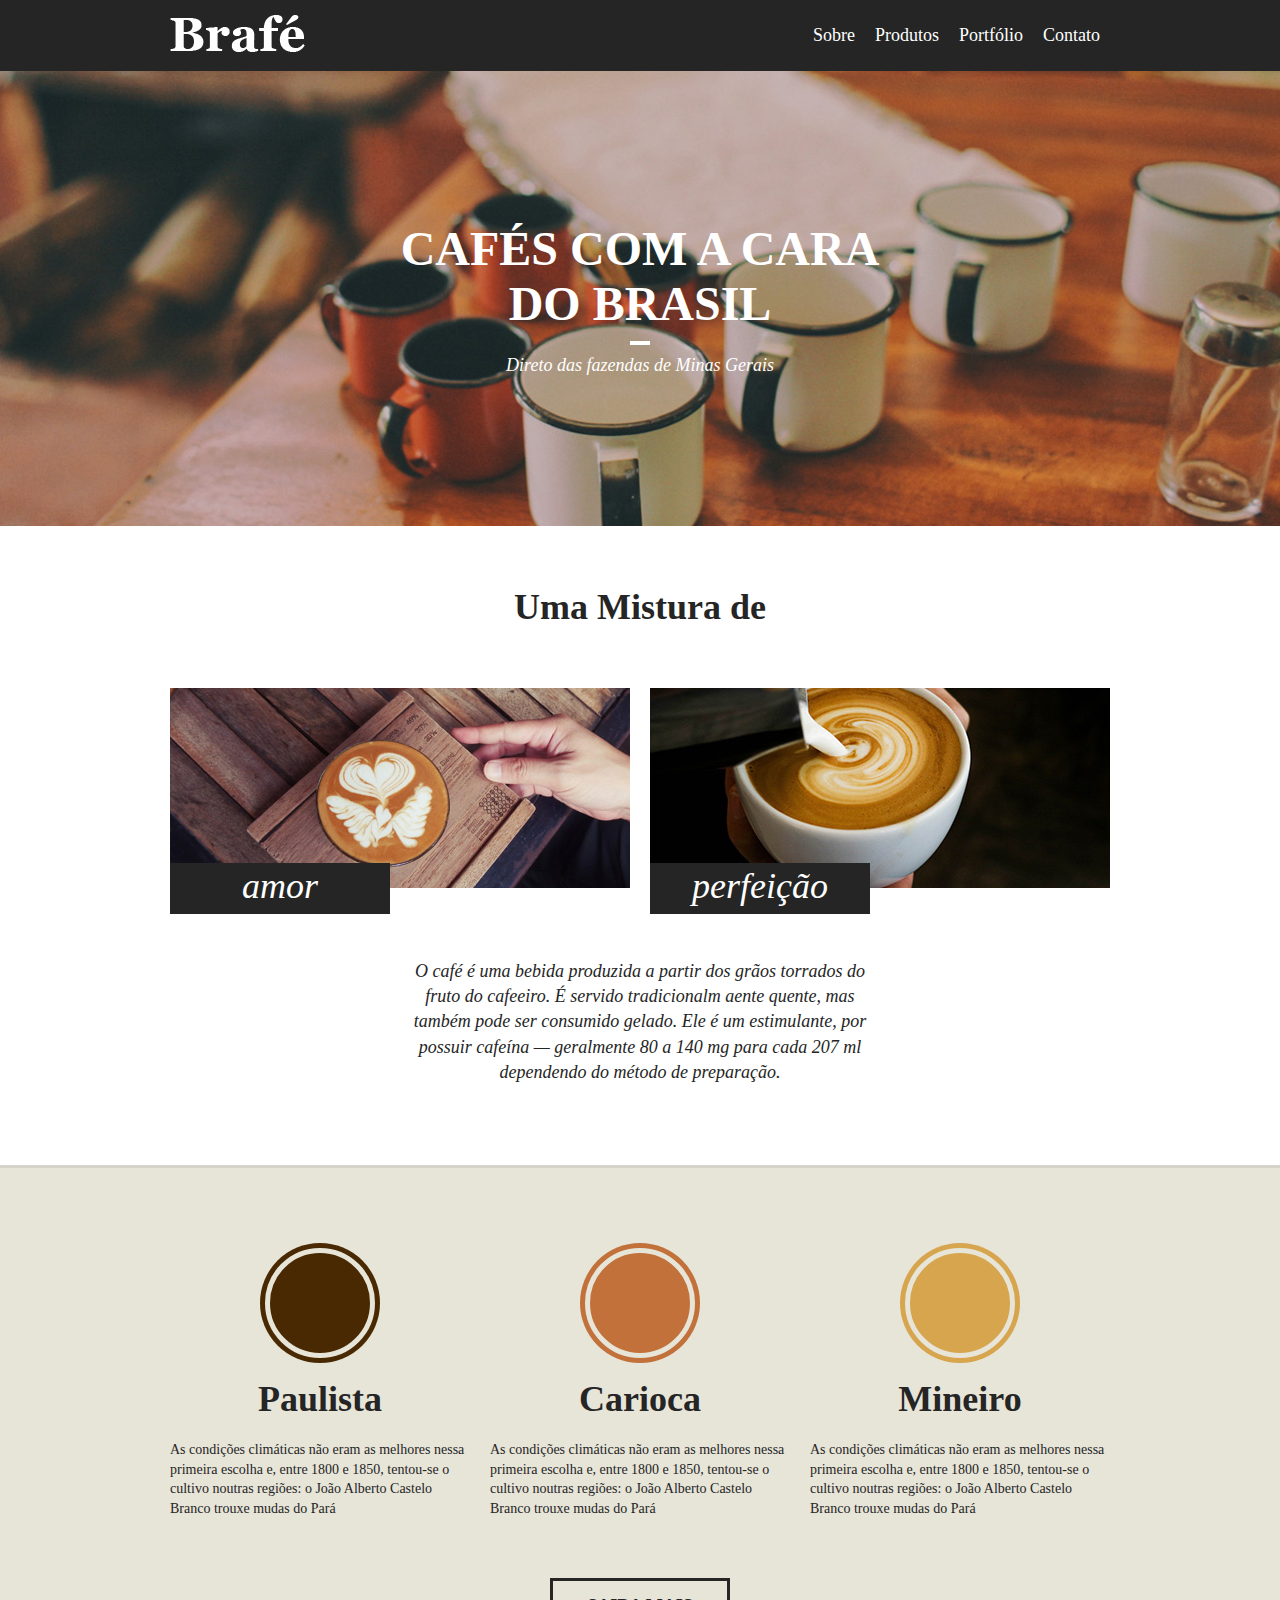
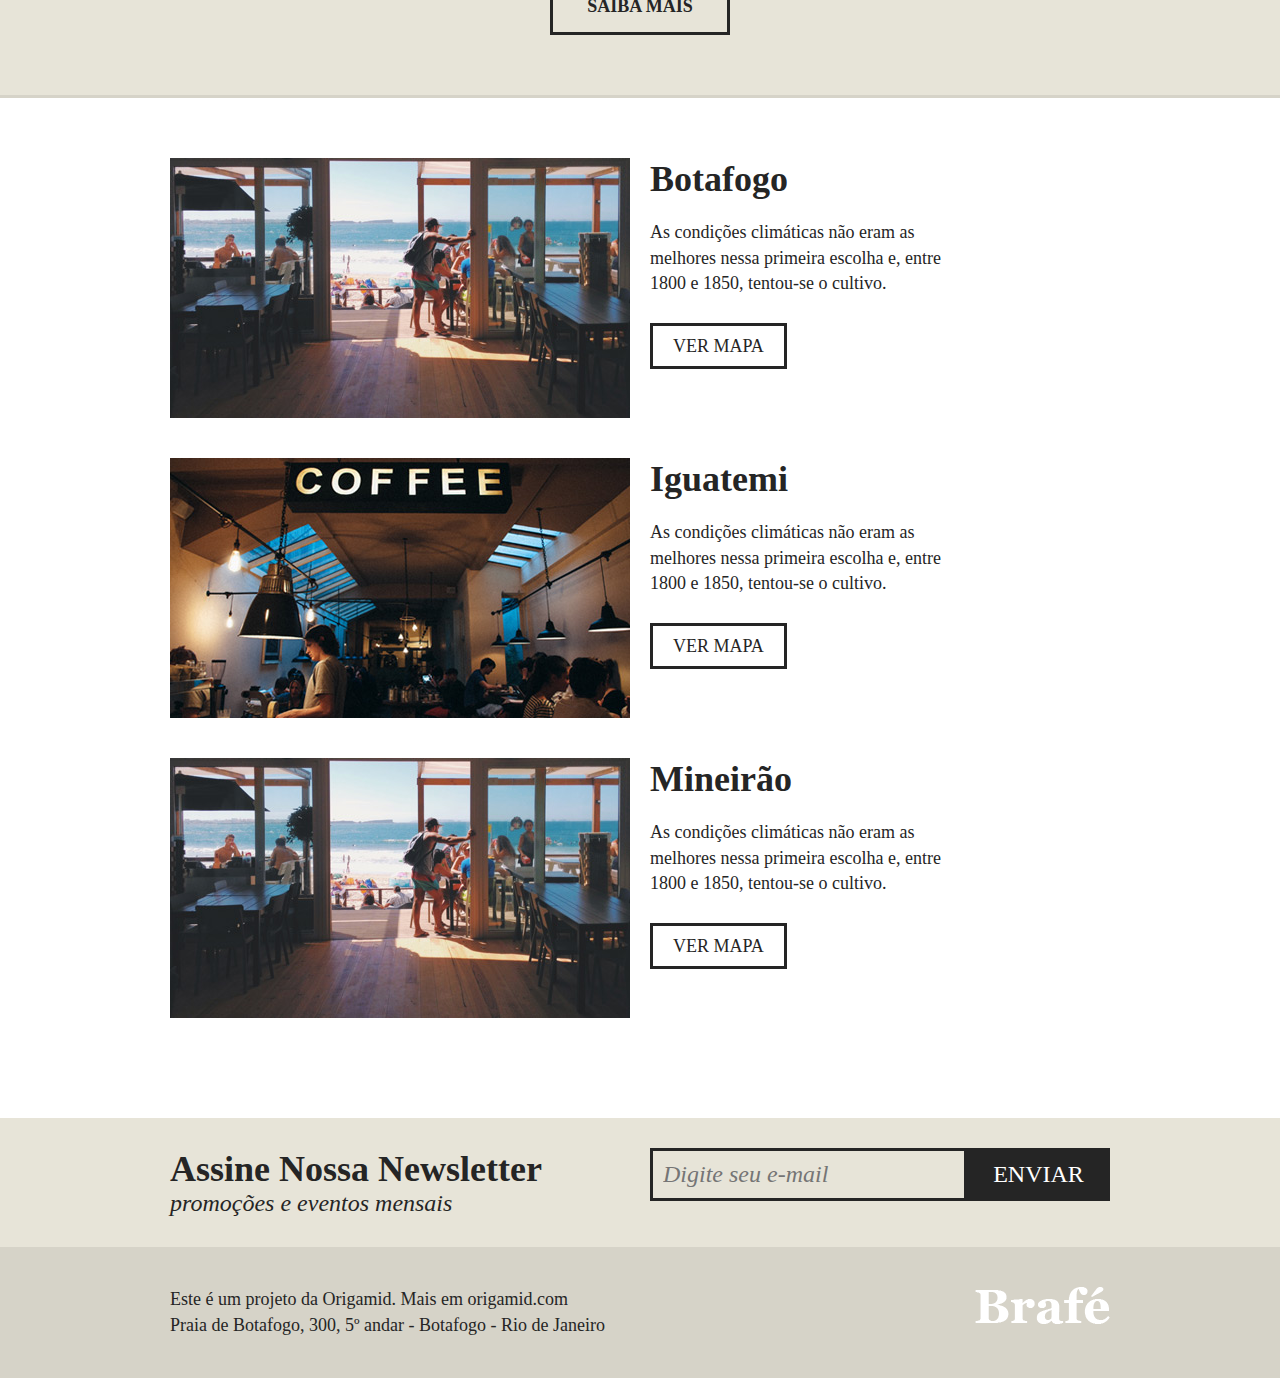
<file: Brafe-CSS-Flexbox/index.html>
<!DOCTYPE html>
<html>
<head>
	<title>Brafé 1</title>
	<meta charset="utf-8">
	<meta name="viewport" content="width=device-width, initial-scale=1, shrink-to-fit=no">
	<link rel="stylesheet" type="text/css" href="css/style.css">
</head>
<body>
	
	<header class="menu">
		<div class="container">
			<a class="menu-logo" href="#"><img src="img/brafe.png" alt="Brafé"></a>	
			<nav class="menu-nav">
				<ul>
					<li><a href="#">Sobre</a></li>
					<li><a href="#">Produtos</a></li>
					<li><a href="#">Portfólio</a></li>
					<li><a href="#">Contato</a></li>
				</ul>
			</nav>
		</div>
	</header>
	
	<main class="intro">
		<h1>Cafés com a cara<br>do Brasil</h1>
		<p>Direto das fazendas de Minas Gerais</p>
	</main>
	
	<section class="sobre">
		<h2>Uma Mistura de</h2>
		<div class="container">
			<div class="sobre-item">
				<img src="img/cafe-1.jpg">
				<h3>amor</h3>
			</div>
			<div class="sobre-item">
				<img src="img/cafe-2.jpg">
				<h3>perfeição</h3>
			</div>
		</div>
		<p>O café é uma bebida produzida a partir dos grãos torrados do fruto do cafeeiro. É servido tradicionalm
aente quente, mas também pode ser consumido gelado. Ele é um estimulante, por possuir cafeína — geralmente 80 a 140 mg para cada 207 ml dependendo do método de preparação.</p>
	</section>
	
	<section class="produtos">
		<div class="container">
			<div class="produtos-item">
				<h2 class="produtos-paulista">Paulista</h2>
				<p>As condições climáticas não eram as melhores nessa primeira escolha e, entre 1800 e 1850, tentou-se o cultivo noutras regiões: o João Alberto Castelo Branco trouxe mudas do Pará</p>
			</div>
			<div class="produtos-item">
				<h2 class="produtos-carioca">Carioca</h2>
				<p>As condições climáticas não eram as melhores nessa primeira escolha e, entre 1800 e 1850, tentou-se o cultivo noutras regiões: o João Alberto Castelo Branco trouxe mudas do Pará</p>
			</div>
			<div class="produtos-item">
				<h2 class="produtos-mineiro">Mineiro</h2>
				<p>As condições climáticas não eram as melhores nessa primeira escolha e, entre 1800 e 1850, tentou-se o cultivo noutras regiões: o João Alberto Castelo Branco trouxe mudas do Pará</p>
			</div>
		</div>
		<a class="produtos-btn" href="#">Saiba Mais</a>
	</section>
	
	<section class="locais">
		<div class="locais-item container">
			<div class="locais-img">
				<img src="img/botafogo.jpg" alt="Brafé unidade Botafogo">
			</div>
			<div class="locais-info">
				<h2>Botafogo</h2>
				<p>As condições climáticas não eram as melhores nessa primeira escolha e, entre 1800 e 1850, tentou-se o cultivo.</p>
				<a href="#">Ver Mapa</a>
			</div>
		</div>
		
		<div class="locais-item container">
			<div class="locais-img">
				<img src="img/iguatemi.jpg" alt="Brafé unidade Iguatemi">
			</div>
			<div class="locais-info">
				<h2>Iguatemi</h2>
				<p>As condições climáticas não eram as melhores nessa primeira escolha e, entre 1800 e 1850, tentou-se o cultivo.</p>
				<a href="#">Ver Mapa</a>
			</div>
		</div>
		
		<div class="locais-item container">
			<div class="locais-img">
				<img src="img/botafogo.jpg" alt="Brafé unidade Mineirão">
			</div>
			<div class="locais-info">
				<h2>Mineirão</h2>
				<p>As condições climáticas não eram as melhores nessa primeira escolha e, entre 1800 e 1850, tentou-se o cultivo.</p>
				<a href="#">Ver Mapa</a>
			</div>
		</div>
	
	</section>
	
	<section class="assine">
		<div class="container">
			<div class="assine-info">
				<h2>Assine Nossa Newsletter</h2>
				<p>promoções e eventos mensais</p>
			</div>
			<form>
				<label>E-mail</label>
				<input type="text" placeholder="Digite seu e-mail">
				<button type="submit">Enviar</button>
			</form>
		</div>
	</section>
	
	<footer class="footer">
		<div class="container">
			<p>Este é um projeto da Origamid. Mais em origamid.com<br>Praia de Botafogo, 300, 5º andar - Botafogo - Rio de Janeiro</p>
			<div class="footer-img">
				<img src="img/brafe.png" alt="Brafé">
			</div>
		</div>
	</footer>
	
</body>
</html>
</file>
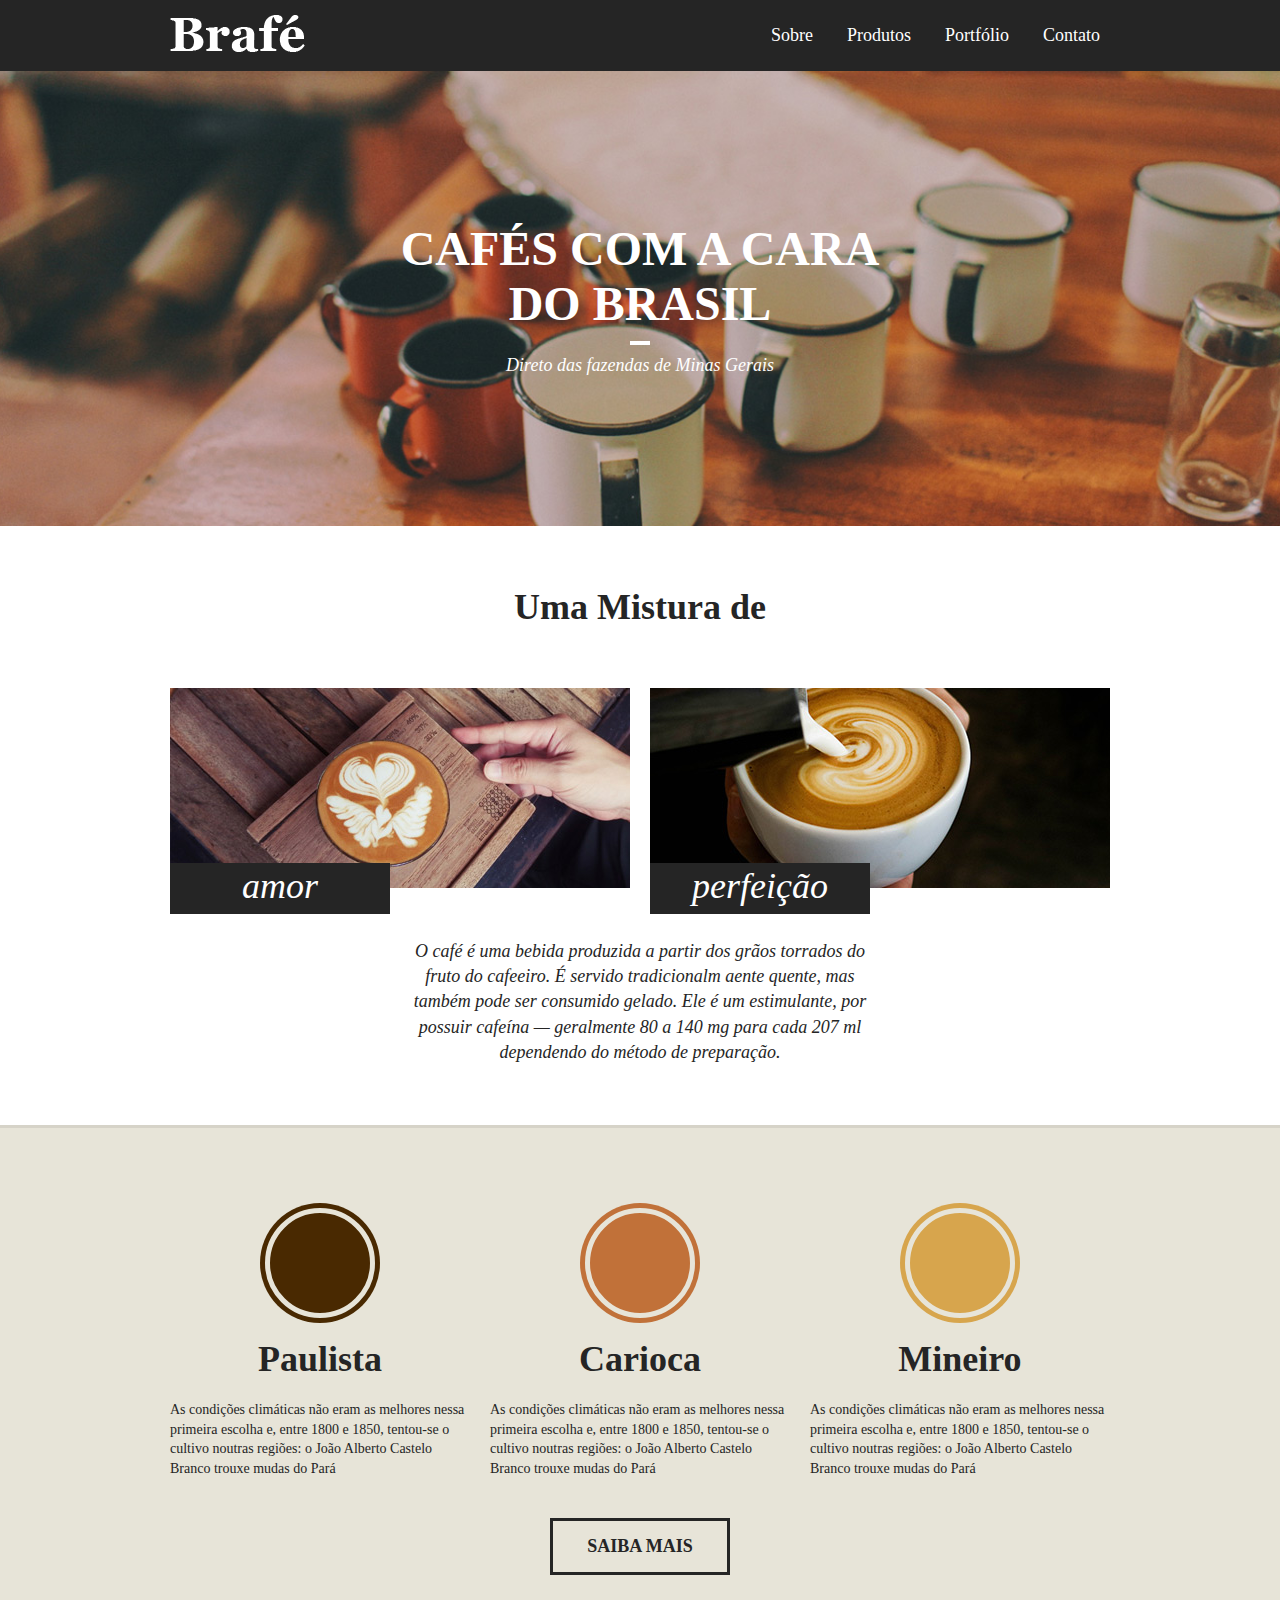
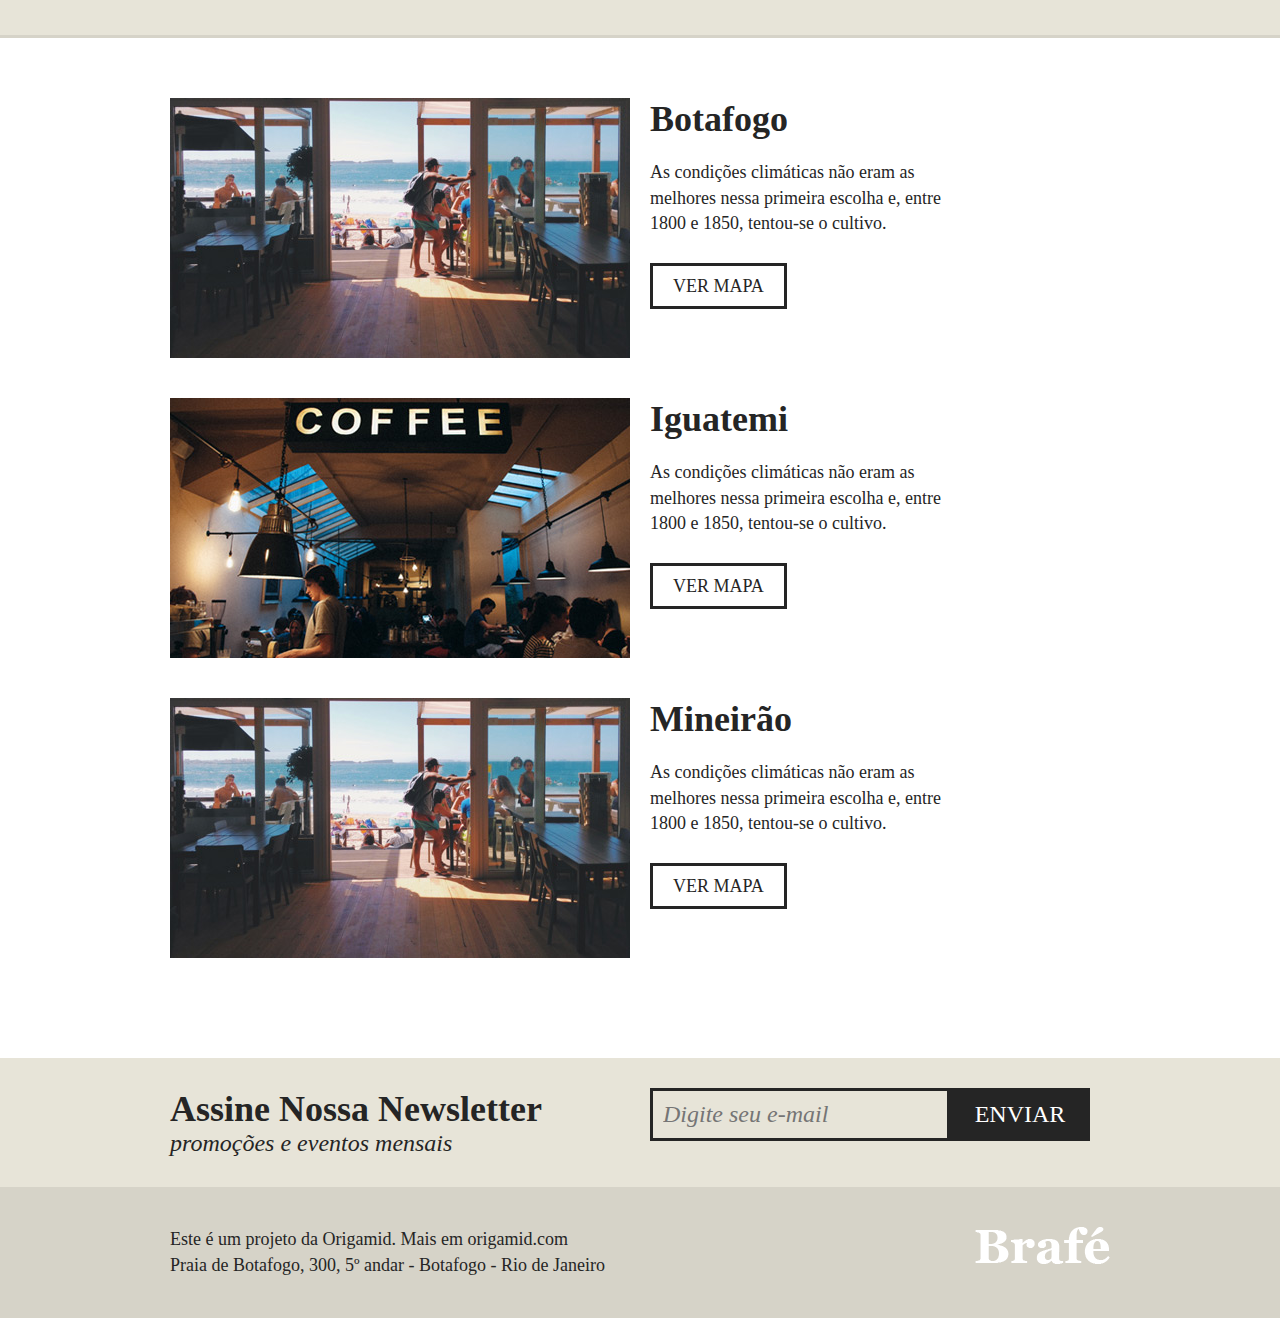
<file: Brafe-CSS-Grid/index.html>
<!DOCTYPE html>
<html lang="pt-br">

<head>
	<meta charset="UTF-8">
	<meta http-equiv="X-UA-Compatible" content="IE=edge">
	<meta name="viewport" content="width=device-width, initial-scale=1.0">
	<title>Brafé 1 - CSS Grid</title>
	<link rel="stylesheet" href="css/grid.css">
	<link rel="stylesheet" href="css/meu.css">
</head>

<body>

	<header class="menu">
		<div class="container">
			<a class="menu-logo grid-4" href="#"><img src="img/brafe.png" alt="Brafé"></a>
			<nav class="menu-nav grid-8">
				<ul>
					<li><a href="#">Sobre</a></li>
					<li><a href="#">Produtos</a></li>
					<li><a href="#">Portfólio</a></li>
					<li><a href="#">Contato</a></li>
				</ul>
			</nav>
		</div>
	</header>

	<main class="intro">
		<h1>Cafés com a cara<br>do Brasil</h1>
		<p>Direto das fazendas de Minas Gerais</p>
	</main>

	<section class="sobre container">
		<h2>Uma Mistura de</h2>
		<div>
			<div class="sobre-item grid-6">
				<img src="img/cafe-1.jpg">
				<h3>amor</h3>
			</div>
			<div class="sobre-item grid-6">
				<img src="img/cafe-2.jpg">
				<h3>perfeição</h3>
			</div>
		</div>
		<p>O café é uma bebida produzida a partir dos grãos torrados do fruto do cafeeiro. É servido tradicionalm
			aente quente, mas também pode ser consumido gelado. Ele é um estimulante, por possuir cafeína — geralmente
			80 a 140 mg para cada 207 ml dependendo do método de preparação.</p>
	</section>

	<section class="produtos">
		<div class="container">
			<div class="produtos-item grid-4">
				<h2 class="produtos-paulista">Paulista</h2>
				<p>As condições climáticas não eram as melhores nessa primeira escolha e, entre 1800 e 1850, tentou-se o
					cultivo noutras regiões: o João Alberto Castelo Branco trouxe mudas do Pará</p>
			</div>
			<div class="produtos-item grid-4">
				<h2 class="produtos-carioca">Carioca</h2>
				<p>As condições climáticas não eram as melhores nessa primeira escolha e, entre 1800 e 1850, tentou-se o
					cultivo noutras regiões: o João Alberto Castelo Branco trouxe mudas do Pará</p>
			</div>
			<div class="produtos-item grid-4">
				<h2 class="produtos-mineiro">Mineiro</h2>
				<p>As condições climáticas não eram as melhores nessa primeira escolha e, entre 1800 e 1850, tentou-se o
					cultivo noutras regiões: o João Alberto Castelo Branco trouxe mudas do Pará</p>
			</div>
		</div>
		<a class="produtos-btn" href="#">Saiba Mais</a>
	</section>

	<section class="locais">
		<div class="locais-item container">
			<div class="grid-6">
				<img src="img/botafogo.jpg" alt="Brafé unidade Botafogo">
			</div>
			<div class="grid-6">
				<h2>Botafogo</h2>
				<p>As condições climáticas não eram as melhores nessa primeira escolha e, entre 1800 e 1850, tentou-se o
					cultivo.</p>
				<a href="#">Ver Mapa</a>
			</div>
		</div>

		<div class="locais-item container">
			<div class="grid-6">
				<img src="img/iguatemi.jpg" alt="Brafé unidade Iguatemi">
			</div>
			<div class="grid-6">
				<h2>Iguatemi</h2>
				<p>As condições climáticas não eram as melhores nessa primeira escolha e, entre 1800 e 1850, tentou-se o
					cultivo.</p>
				<a href="#">Ver Mapa</a>
			</div>
		</div>

		<div class="locais-item container">
			<div class="grid-6">
				<img src="img/botafogo.jpg" alt="Brafé unidade Mineirão">
			</div>
			<div class="grid-6">
				<h2>Mineirão</h2>
				<p>As condições climáticas não eram as melhores nessa primeira escolha e, entre 1800 e 1850, tentou-se o
					cultivo.</p>
				<a href="#">Ver Mapa</a>
			</div>
		</div>

	</section>

	<section class="assine">
		<div class="container">
			<div class="assine-info grid-6">
				<h2>Assine Nossa Newsletter</h2>
				<p>promoções e eventos mensais</p>
			</div>
			<form class="grid-6">
				<label>E-mail</label>
				<input type="text" placeholder="Digite seu e-mail">
				<button type="submit">Enviar</button>
			</form>
		</div>
	</section>

	<footer class="footer">
		<div class="container">
			<p class="grid-8">Este é um projeto da Origamid. Mais em origamid.com<br>Praia de Botafogo, 300, 5º andar -
				Botafogo - Rio
				de Janeiro</p>
			<div class="grid-4">
				<img src="img/brafe.png" alt="Brafé">
			</div>
		</div>
	</footer>

</body>

</html>
</file>
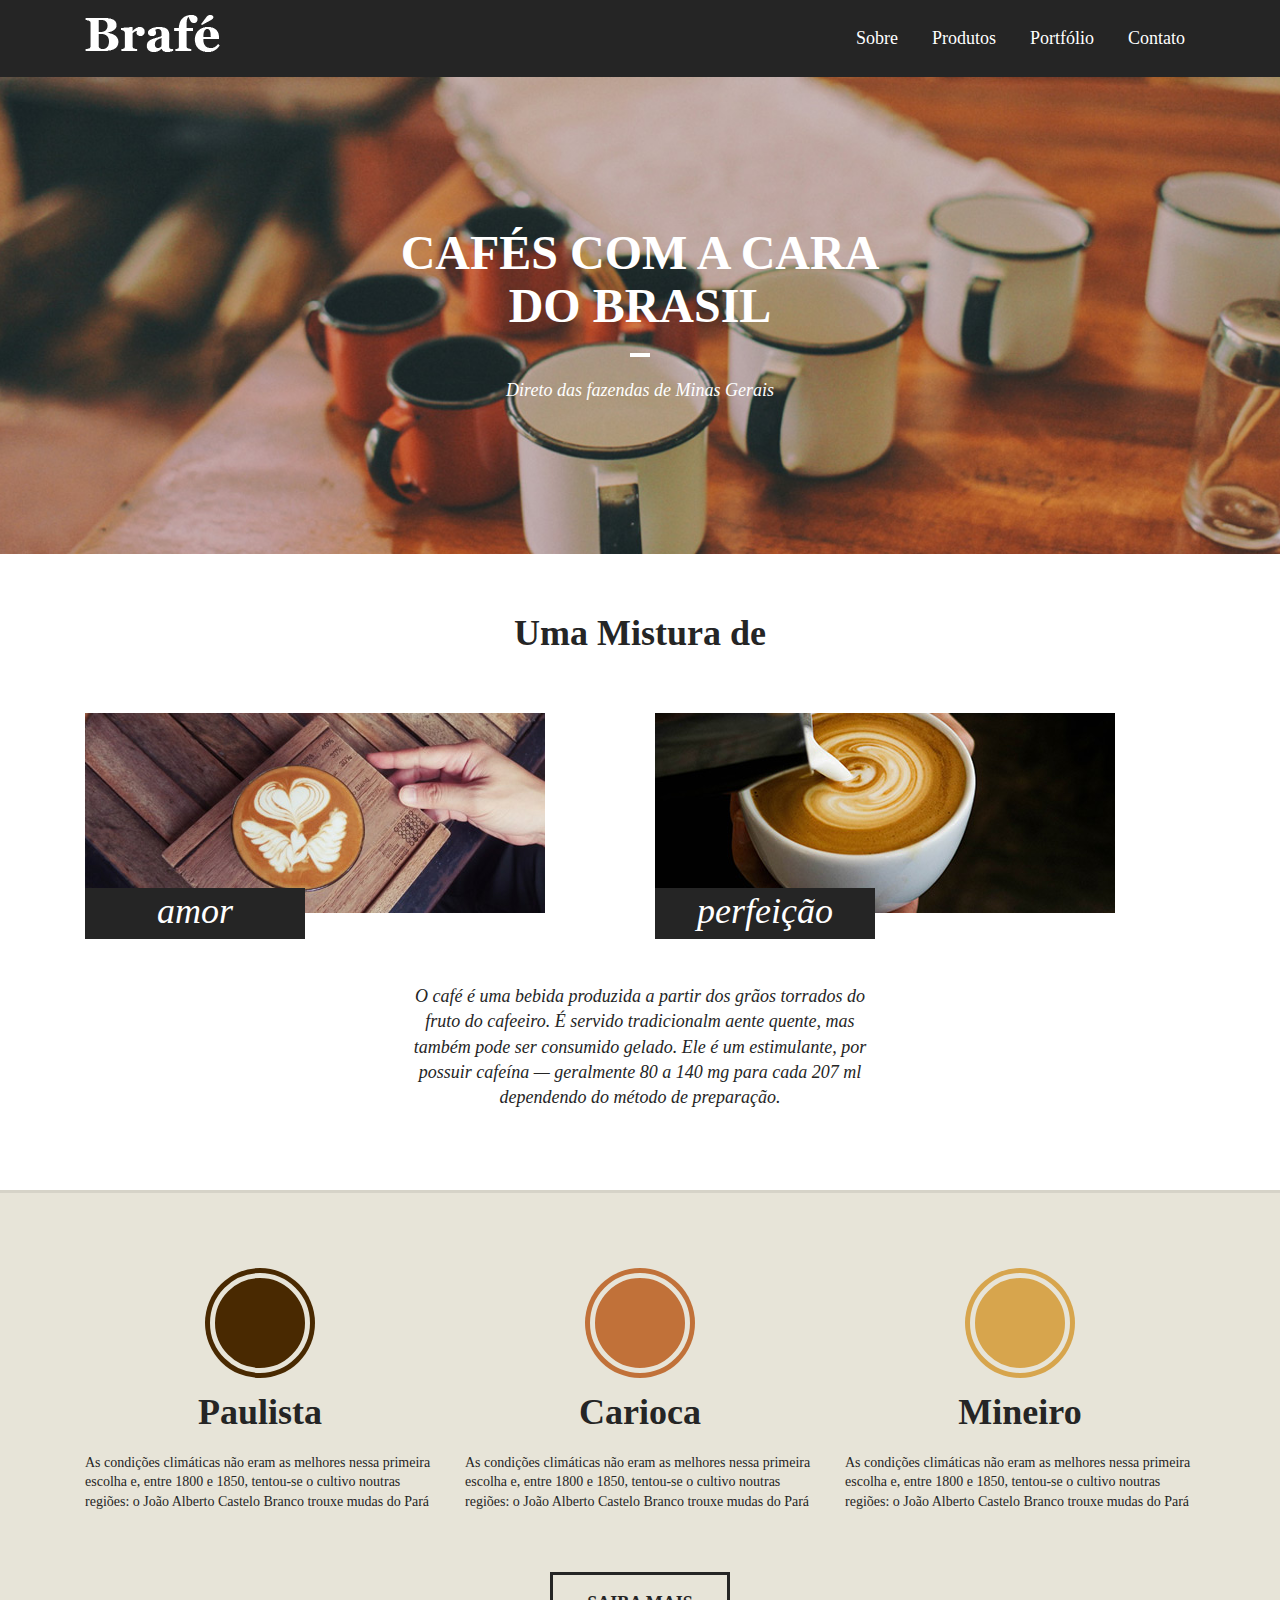
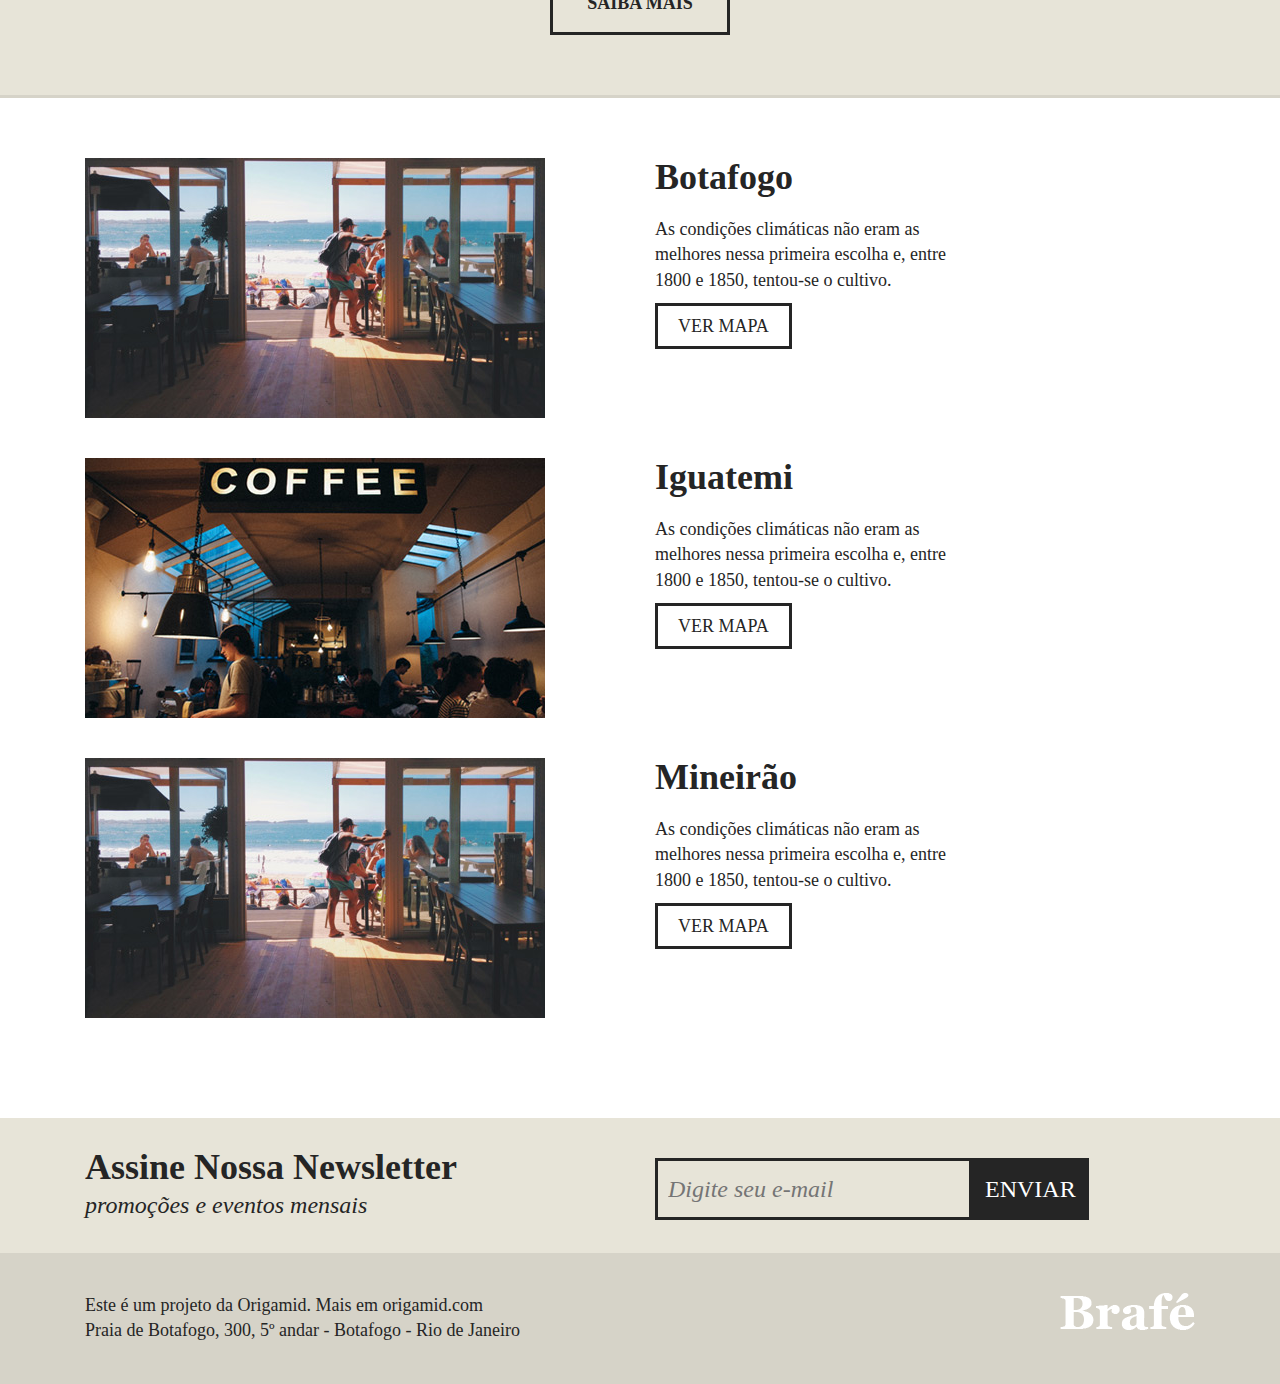
<file: Brafé-CSS-Bootstrap/index.html>
<!DOCTYPE html>
<html>

<head>
	<title>Brafé 1 Bootstrap Posicionamento</title>
	<meta charset="utf-8">
	<meta name="viewport" content="width=device-width, initial-scale=1, shrink-to-fit=no">
	<link rel="stylesheet" type="text/css" href="css/bootstrap.min.css">
	<link rel="stylesheet" type="text/css" href="css/style.css">
</head>

<body>

	<header class="menu">
		<div class="container">
			<div class="row">
				<a class="menu-logo col-md-4" href="#"><img src="img/brafe.png" alt="Brafé"></a>
				<nav class="menu-nav col-md-8">
					<ul>
						<li><a href="#">Sobre</a></li>
						<li><a href="#">Produtos</a></li>
						<li><a href="#">Portfólio</a></li>
						<li><a href="#">Contato</a></li>
					</ul>
				</nav>
			</div>
		</div>
	</header>

	<main class="intro">
		<h1>Cafés com a cara<br>do Brasil</h1>
		<p>Direto das fazendas de Minas Gerais</p>
	</main>

	<section class="sobre container">
		<h2>Uma Mistura de</h2>
		<div class="row">
			<div class="col-sm sobre-item">
				<img src="img/cafe-1.jpg">
				<h3>amor</h3>
			</div>
			<div class="col-sm sobre-item">
				<img src="img/cafe-2.jpg">
				<h3>perfeição</h3>
			</div>
		</div>
		<p>O café é uma bebida produzida a partir dos grãos torrados do fruto do cafeeiro. É servido tradicionalm
			aente quente, mas também pode ser consumido gelado. Ele é um estimulante, por possuir cafeína — geralmente
			80 a 140 mg para cada 207 ml dependendo do método de preparação.</p>
	</section>

	<section class="produtos">
		<div class="container">
			<div class="row">
				<div class="produtos-item col-sm">
					<h2 class="produtos-paulista">Paulista</h2>
					<p>As condições climáticas não eram as melhores nessa primeira escolha e, entre 1800 e 1850,
						tentou-se o cultivo noutras regiões: o João Alberto Castelo Branco trouxe mudas do Pará</p>
				</div>
				<div class="produtos-item col-sm">
					<h2 class="produtos-carioca">Carioca</h2>
					<p>As condições climáticas não eram as melhores nessa primeira escolha e, entre 1800 e 1850,
						tentou-se o cultivo noutras regiões: o João Alberto Castelo Branco trouxe mudas do Pará</p>
				</div>
				<div class="produtos-item col-sm">
					<h2 class="produtos-mineiro">Mineiro</h2>
					<p>As condições climáticas não eram as melhores nessa primeira escolha e, entre 1800 e 1850,
						tentou-se o cultivo noutras regiões: o João Alberto Castelo Branco trouxe mudas do Pará</p>
				</div>
			</div>
			<a class="produtos-btn" href="#">Saiba Mais</a>
		</div>
	</section>

	<section class="locais container">
		<div class="locais-item row">
			<div class="col-sm">
				<img src="img/botafogo.jpg" alt="Brafé unidade Botafogo">
			</div>
			<div class="col-sm">
				<h2>Botafogo</h2>
				<p>As condições climáticas não eram as melhores nessa primeira escolha e, entre 1800 e 1850, tentou-se o
					cultivo.</p>
				<a href="#">Ver Mapa</a>
			</div>
		</div>

		<div class="locais-item row">
			<div class="col-sm">
				<img src="img/iguatemi.jpg" alt="Brafé unidade Iguatemi">
			</div>
			<div class="col-sm">
				<h2>Iguatemi</h2>
				<p>As condições climáticas não eram as melhores nessa primeira escolha e, entre 1800 e 1850, tentou-se o
					cultivo.</p>
				<a href="#">Ver Mapa</a>
			</div>
		</div>

		<div class="locais-item row">
			<div class="col-sm">
				<img src="img/botafogo.jpg" alt="Brafé unidade Mineirão">
			</div>
			<div class="col-sm">
				<h2>Mineirão</h2>
				<p>As condições climáticas não eram as melhores nessa primeira escolha e, entre 1800 e 1850, tentou-se o
					cultivo.</p>
				<a href="#">Ver Mapa</a>
			</div>
		</div>

	</section>

	<section class="assine">
		<div class="container">
			<div class="row">
				<div class="assine-info col-sm">
					<h2>Assine Nossa Newsletter</h2>
					<p>promoções e eventos mensais</p>
				</div>
				<form class="col-sm">
					<label>E-mail</label>
					<input type="text" placeholder="Digite seu e-mail">
					<button type="submit">Enviar</button>
				</form>
			</div>
		</div>
	</section>

	<footer class="footer">
		<div class="container">
			<div class="row">
				<p class="col-sm-8">Este é um projeto da Origamid. Mais em origamid.com<br>Praia de Botafogo, 300, 5º
					andar - Botafogo - Rio de Janeiro</p>
				<div class="col-sm">
					<img src="img/brafe.png" alt="Brafé">
				</div>
			</div>
		</div>
	</footer>

</body>

</html>
</file>
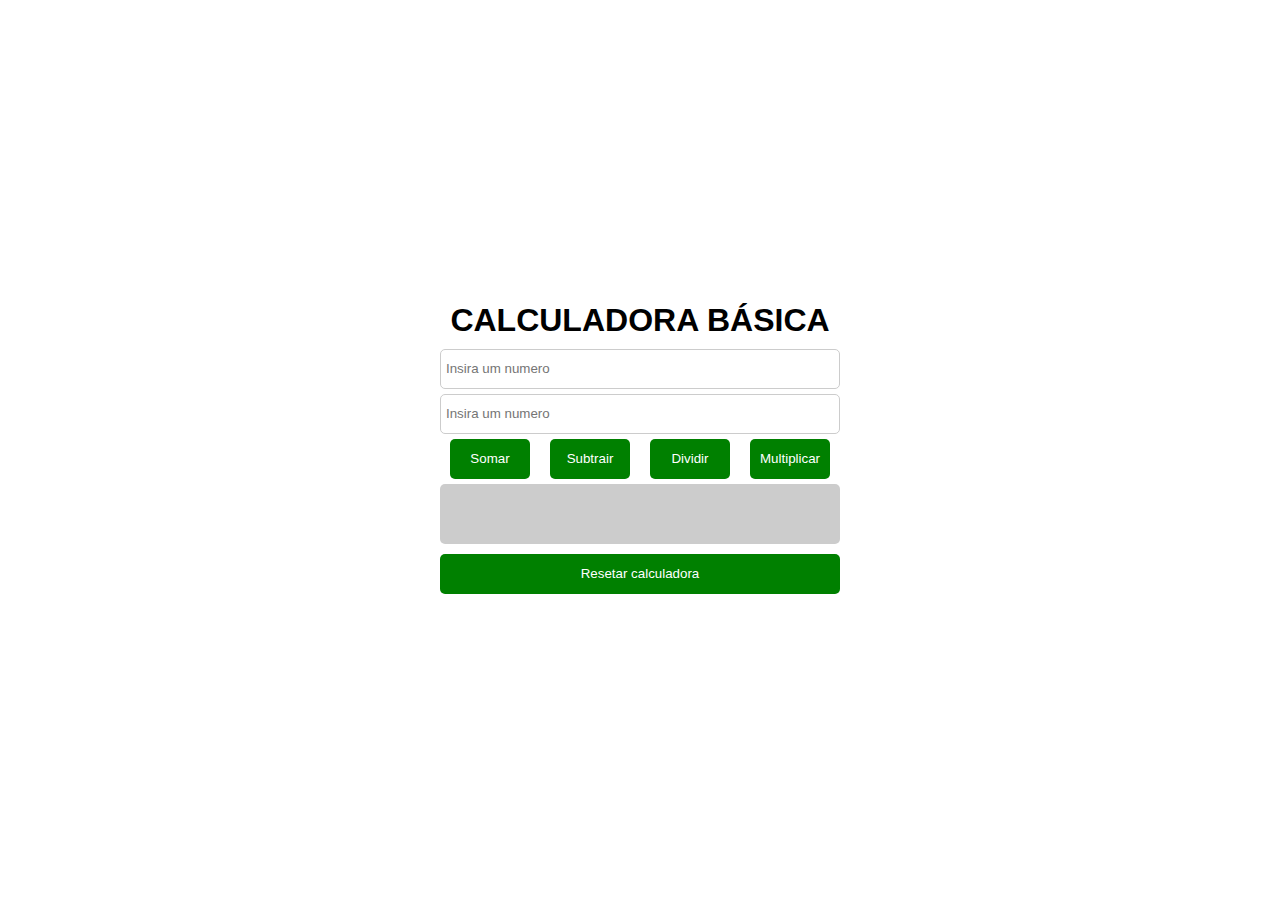
<file: calculadora-basica/index.html>
<!DOCTYPE html>
<html lang="en">

<head>
    <meta charset="UTF-8">
    <meta http-equiv="X-UA-Compatible" content="IE=edge">
    <meta name="viewport" content="width=device-width, initial-scale=1.0">
    <title>Document</title>
    <link rel="stylesheet" href="meu.css">
</head>

<body>
    <header>Calculadora Básica</header>

    <section class="calc">
        <input placeholder="Insira um numero" type="number" name="n1" id="n1">
        <input placeholder="Insira um numero" type="number" name="n2" id="n2">

        <div class="operadores">
            <input type="button" value="Somar" id="soma">
            <input type="button" value="Subtrair" id="subtrai">
            <input type="button" value="Dividir" id="divide">
            <input type="button" value="Multiplicar" id="multiplica">
        </div>

        <div class="resultado" id="resultado"></div>

        <button class="load" id="load">Resetar calculadora</button>
    </section>




    <script src="meu.js"></script>
</body>

</html>
</file>
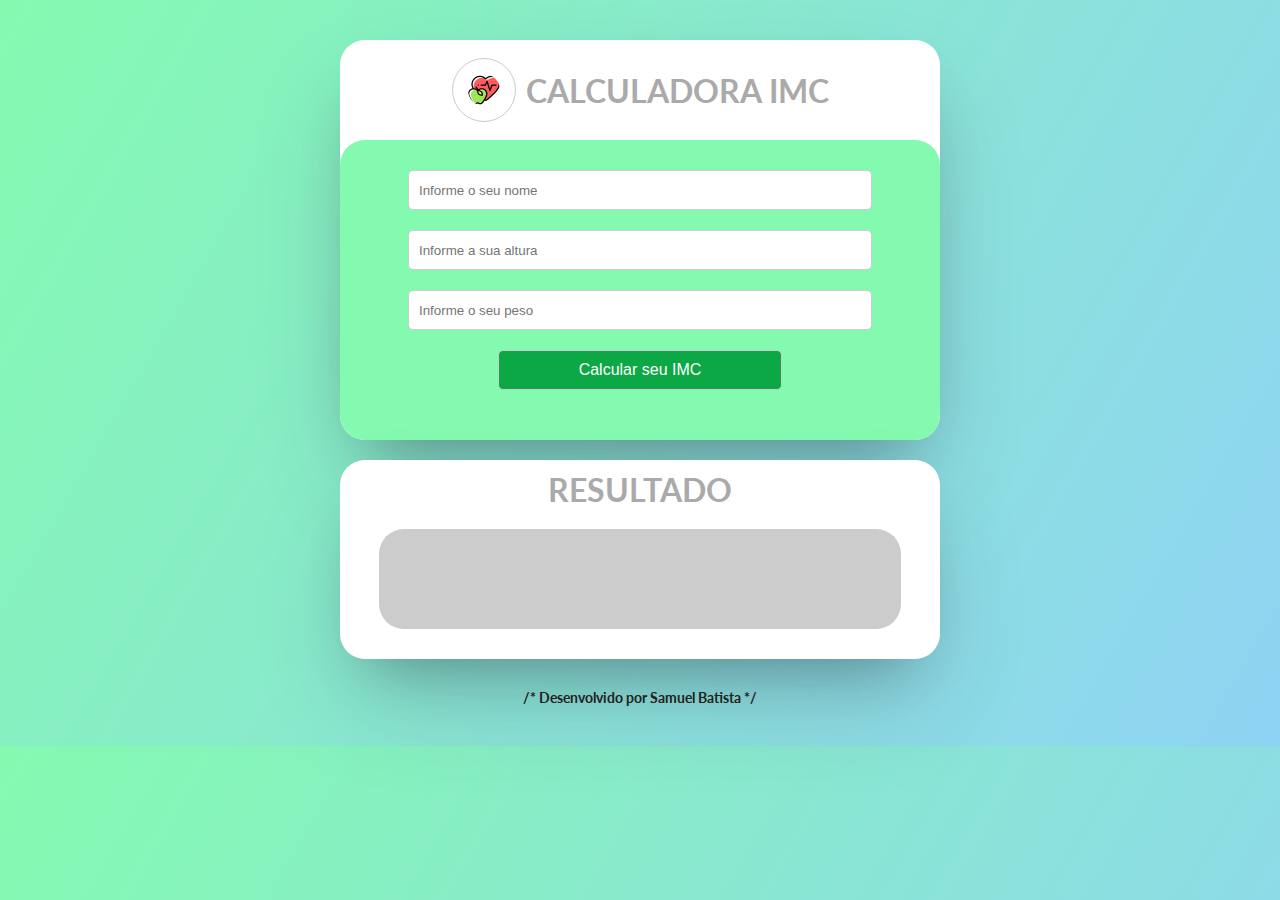
<file: calculadora-IMC/index.html>
<!DOCTYPE html>
<html lang="pt-BR">

<head>
    <meta charset="UTF-8">
    <meta http-equiv="X-UA-Compatible" content="IE=edge">
    <meta name="viewport" content="width=device-width, initial-scale=1.0">
    <title>Calculadora IMC - By Samuel Batista</title>
    <link rel="stylesheet" href="css/meu.css">
    <link rel="preconnect" href="https://fonts.googleapis.com">
    <link rel="preconnect" href="https://fonts.gstatic.com" crossorigin>
    <link href="https://fonts.googleapis.com/css2?family=Lato:ital,wght@0,300;0,400;0,700;1,400&display=swap"
        rel="stylesheet">
</head>

<body>
    <section class="container">
        <header class="col_1">
            <a href="#"><img src="img/saude.png" alt="Logo Ícone"></a>
            <h1>Calculadora IMC</h1>
        </header>
        <section class="col_2">
            <input placeholder="Informe o seu nome" type="text" name="nome" id="nome">
            <input placeholder="Informe a sua altura" type="number" name="altura" id="altura">
            <input placeholder="Informe o seu peso" type="number" name="peso" id="peso">
            <div class="btn">
                <input type="button" value="Calcular seu IMC" id="calcular">
            </div>
        </section>
    </section>

    <section class="area_resultado">
        <h1>Resultado</h1>
        <div class="resultado"></div>
    </section>
    <a href="http://instagram.com/oisamubatista">
        <h1 class="creditos">/* Desenvolvido por Samuel Batista */</h1>
    </a>
</body>

</html>
</file>
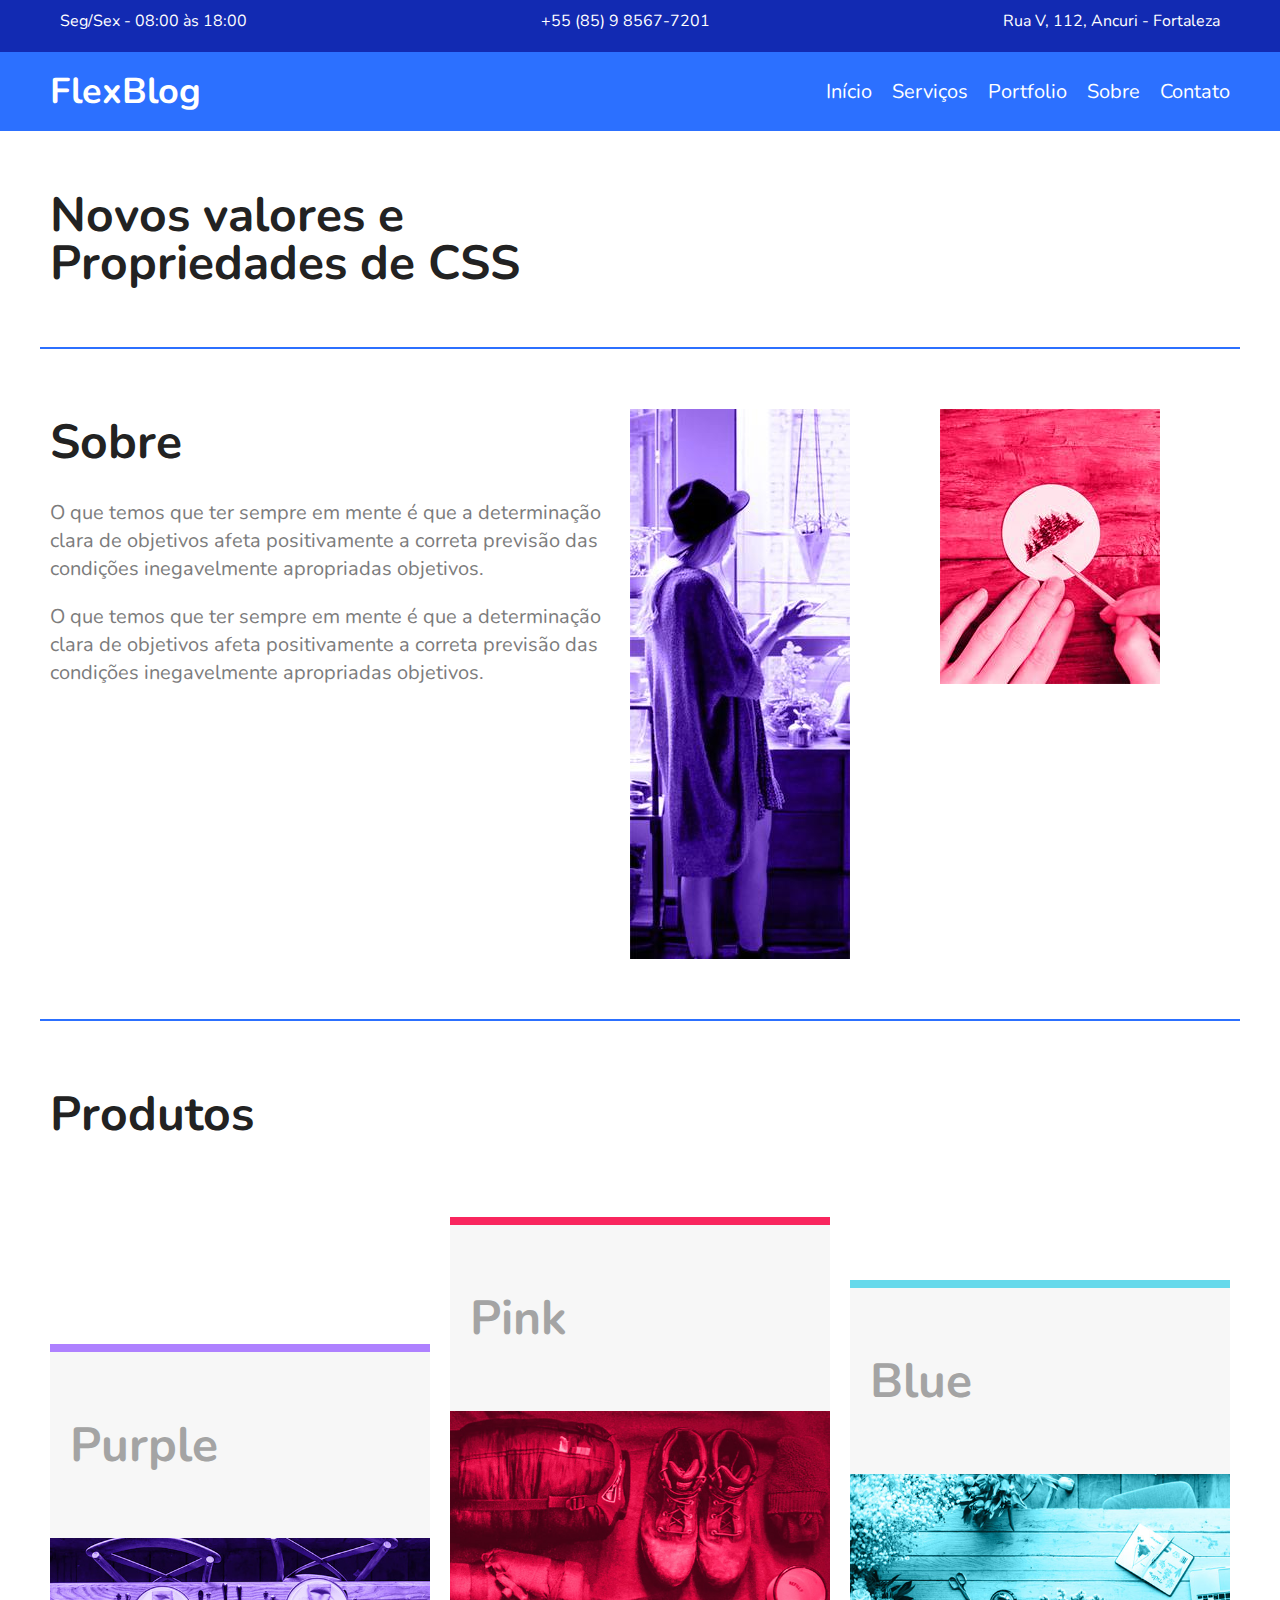
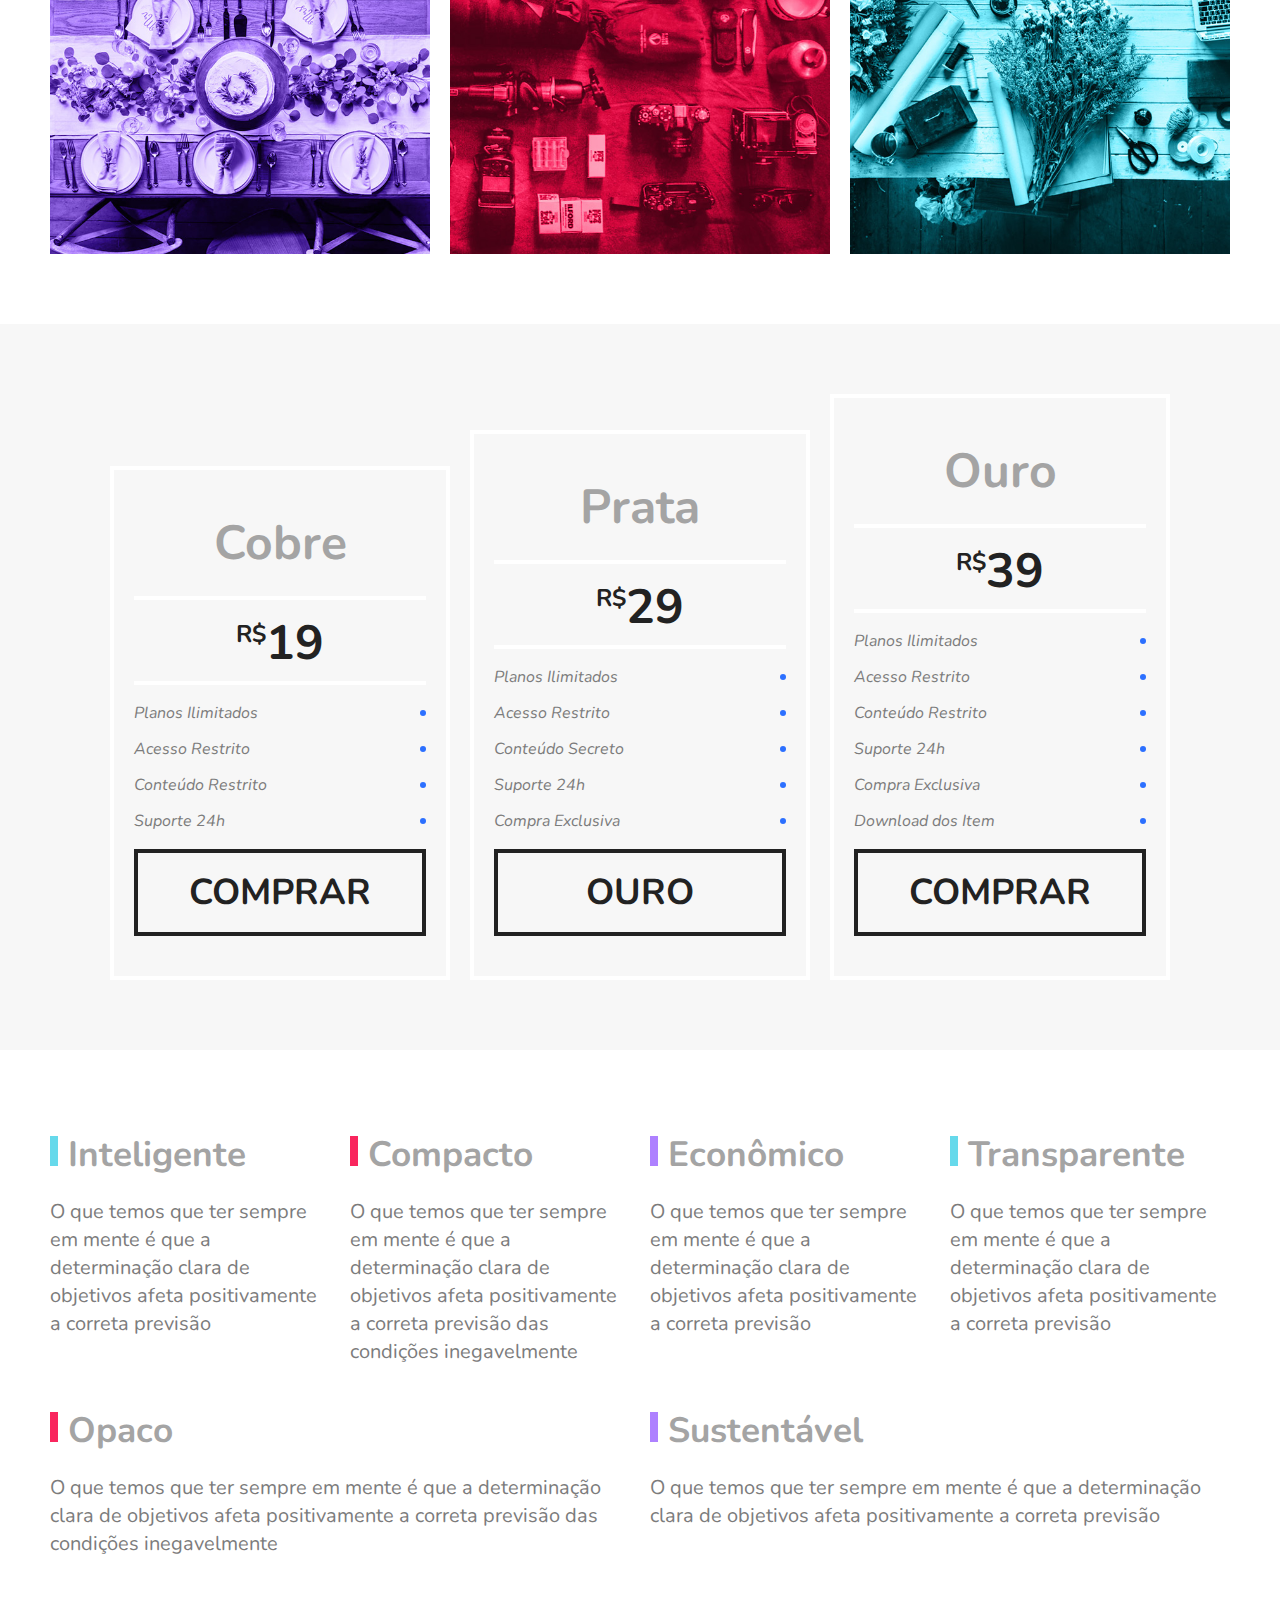
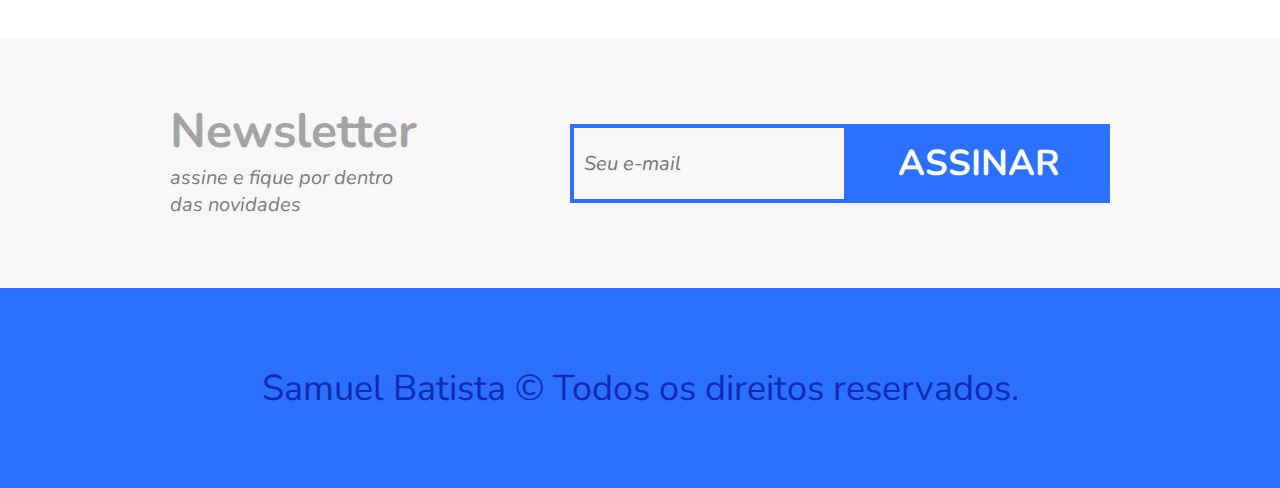
<file: FlexBlog-CSS-Flexbox/index.html>
<!DOCTYPE html>
<html lang="en">

<head>
    <meta charset="UTF-8">
    <meta http-equiv="X-UA-Compatible" content="IE=edge">
    <meta name="viewport" content="width=device-width, initial-scale=1.0">
    <title>Flex Blog</title>
    <link rel="preconnect" href="https://fonts.googleapis.com">
    <link rel="preconnect" href="https://fonts.gstatic.com" crossorigin>
    <link href="https://fonts.googleapis.com/css2?family=Nunito:ital,wght@0,400;0,700;1,400&display=swap"
        rel="stylesheet">
    <link rel="stylesheet" href="meu.css">
</head>

<body>
    <div class="topBar">
        <div class="topBar-container">
            <p>Seg/Sex - 08:00 às 18:00</p>
            <a href="tel:+5585985677201">+55 (85) 9 8567-7201</a>
            <a href="#">Rua V, 112, Ancuri - Fortaleza</a>
        </div>
    </div>

    <header class="header" id="header">
        <div class="header-container">
            <div class="logo-site">
                <a href="#">FlexBlog</a>
            </div>
            <nav class="menu-principal">
                <ul>
                    <li class="item-menu-principal"><a href="http://">Início</a></li>
                    <li class="item-menu-principal"><a href="http://">Serviços</a></li>
                    <li class="item-menu-principal"><a href="http://">Portfolio</a></li>
                    <li class="item-menu-principal"><a href="http://">Sobre</a></li>
                    <li class="item-menu-principal"><a href="http://">Contato</a></li>
                </ul>
            </nav>
        </div>
    </header>

    <h1 class="introducao">Novos valores e<br>Propriedades de CSS</h1>
    <section class="sobre" id="sobre">
        <div class="sobre-info">
            <h1>Sobre</h1>
            <p>O que temos que ter sempre em mente é que a determinação clara de objetivos afeta positivamente a correta
                previsão das condições inegavelmente apropriadas objetivos.</p>
            <p>O que temos que ter sempre em mente é que a determinação clara de objetivos afeta positivamente a correta
                previsão das condições inegavelmente apropriadas objetivos.</p>
        </div>
        <div class="sobre-img">
            <img src="img/sobre1.jpg" alt="Sobre 1">
        </div>
        <div class="sobre-img">
            <img src="img/sobre2.jpg" alt="Sobre 2">
        </div>
    </section>

    <section class="produtos" id="produtos">
        <h1>Produtos</h1>
        <div class="produtos-container">
            <div class="produtos-item purple">
                <h2>Purple</h2>
                <img src="img/produtos1.jpg" alt="Produtos 1">
            </div>
            <div class="produtos-item pink">
                <h2>Pink</h2>
                <img src="img/produtos2.jpg" alt="Produtos 2">
            </div>
            <div class="produtos-item blue">
                <h2>Blue</h2>
                <img src="img/produtos3.jpg" alt="Produtos 3">
            </div>
        </div>

    </section>
    <section class="preco-container" id="preco-container">
        <div class="preco">
            <div class="preco-item">
                <h2>Cobre</h2>
                <span><sup>R$</sup>19</span>
                <ul>
                    <li>Planos Ilimitados</li>
                    <li>Acesso Restrito</li>
                    <li>Conteúdo Restrito</li>
                    <li>Suporte 24h</li>
                </ul>
                <a href="#">Comprar</a>
            </div>

            <div class="preco-item">
                <h2>Prata</h2>
                <span><sup>R$</sup>29</span>
                <ul>
                    <li>Planos Ilimitados</li>
                    <li>Acesso Restrito</li>
                    <li>Conteúdo Secreto</li>
                    <li>Suporte 24h</li>
                    <li>Compra Exclusiva</li>
                </ul>
                <a href="#">Ouro</a>
            </div>

            <div class="preco-item">
                <h2>Ouro</h2>
                <span><sup>R$</sup>39</span>
                <ul>
                    <li>Planos Ilimitados</li>
                    <li>Acesso Restrito</li>
                    <li>Conteúdo Restrito</li>
                    <li>Suporte 24h</li>
                    <li>Compra Exclusiva</li>
                    <li>Download dos Item</li>
                </ul>
                <a href="#">Comprar</a>
            </div>
        </div>
    </section>
    <section class="qualidade" id="qualidade">
        <div class="qualidade-item">
            <h2>Inteligente</h2>
            <p>O que temos que ter sempre em mente é que a determinação clara de objetivos afeta positivamente a correta
                previsão </p>
        </div>

        <div class="qualidade-item">
            <h2>Compacto</h2>
            <p>O que temos que ter sempre em mente é que a determinação clara de objetivos afeta positivamente a correta
                previsão das condições inegavelmente</p>
        </div>

        <div class="qualidade-item">
            <h2>Econômico</h2>
            <p>O que temos que ter sempre em mente é que a determinação clara de objetivos afeta positivamente a correta
                previsão </p>
        </div>

        <div class="qualidade-item">
            <h2>Transparente</h2>
            <p>O que temos que ter sempre em mente é que a determinação clara de objetivos afeta positivamente a correta
                previsão </p>
        </div>

        <div class="qualidade-item">
            <h2>Opaco</h2>
            <p>O que temos que ter sempre em mente é que a determinação clara de objetivos afeta positivamente a correta
                previsão das condições inegavelmente</p>
        </div>

        <div class="qualidade-item">
            <h2>Sustentável</h2>
            <p>O que temos que ter sempre em mente é que a determinação clara de objetivos afeta positivamente a correta
                previsão </p>
        </div>
    </section>

    <section class="newsletter">
        <div class="newsletter-info">
            <h1>Newsletter</h1>
            <p>assine e fique por dentro das novidades</p>
        </div>
        <form class="newsletter-form">
            <input type="text" placeholder="Seu e-mail">
            <button type="submit">Assinar</button>
        </form>
    </section>

    <footer class="footer">
        <p>Samuel Batista © Todos os direitos reservados.</p>
    </footer>

</body>

</html>
</file>
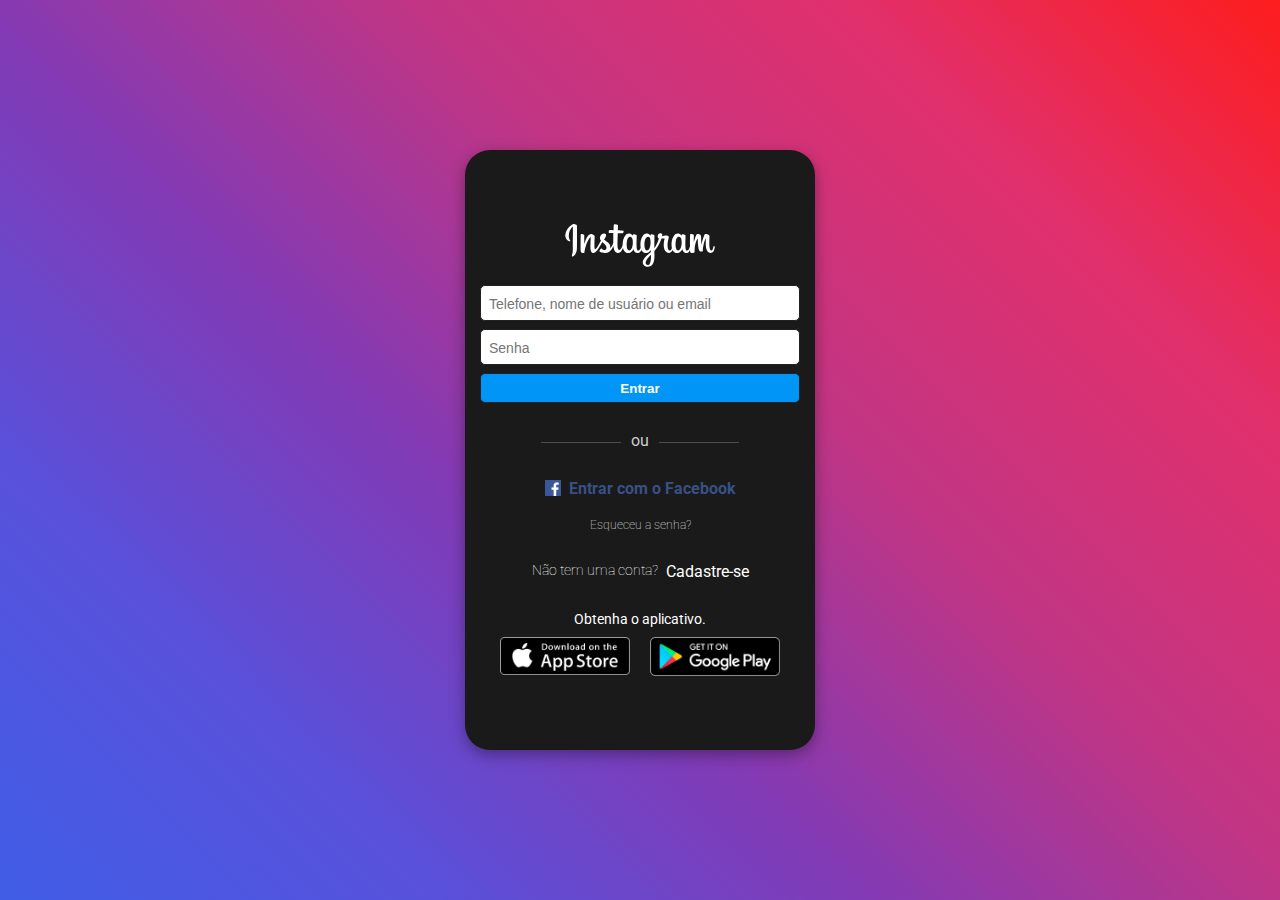
<file: Login-Instagram/index.html>
<!DOCTYPE html>
<html lang="pt-br">

<head>
    <meta charset="UTF-8">
    <meta http-equiv="X-UA-Compatible" content="IE=edge">
    <meta name="viewport" content="width=device-width, initial-scale=1.0">
    <title>Login Instagram Mobile - By Samuel Batista</title>
    <!-- Fonts Google -->
    <link rel="preconnect" href="https://fonts.googleapis.com">
    <link rel="preconnect" href="https://fonts.gstatic.com" crossorigin>
    <link
        href="https://fonts.googleapis.com/css2?family=Noto+Sans:ital,wght@0,500;1,400&family=Roboto:wght@300;400;700&display=swap"
        rel="stylesheet">
    <!-- Css -->
    <link rel="stylesheet" href="./css/main.css">
</head>

<body>
    <section class="s-conteudo">
        <img src="./img/instagram-seeklogo.com.svg" alt="">
        <form action="">
            <input placeholder="Telefone, nome de usuário ou email" type="text" name="login" id="">
            <input placeholder="Senha" type="password" name="senha" id="senha">
            <button>Entrar</button>
        </form>
        <p class="separador">ou</p>
        <div class="pos-formulario">
            <div class="pos-formulario--fb">
                <img src="./img/facebook.png" alt="Facebook">
                <a href="#">Entrar com o Facebook</a>
            </div>
            <a href="#">Esqueceu a senha?</a>
            <div class="pos-formulario--cadastro">
                <p>Não tem uma conta? </p>
                <a href="#">Cadastre-se</a>
            </div>
            <p>Obtenha o aplicativo.</p>
            <div class="baixe-apps">
                <a href="#"><img src="./img/appstore.png" alt="App Store"></a>
                <a href="#"><img src="./img/googleplay.png" alt="Google Play"></a>
            </div>

        </div>

    </section>

</body>

</html>
</file>
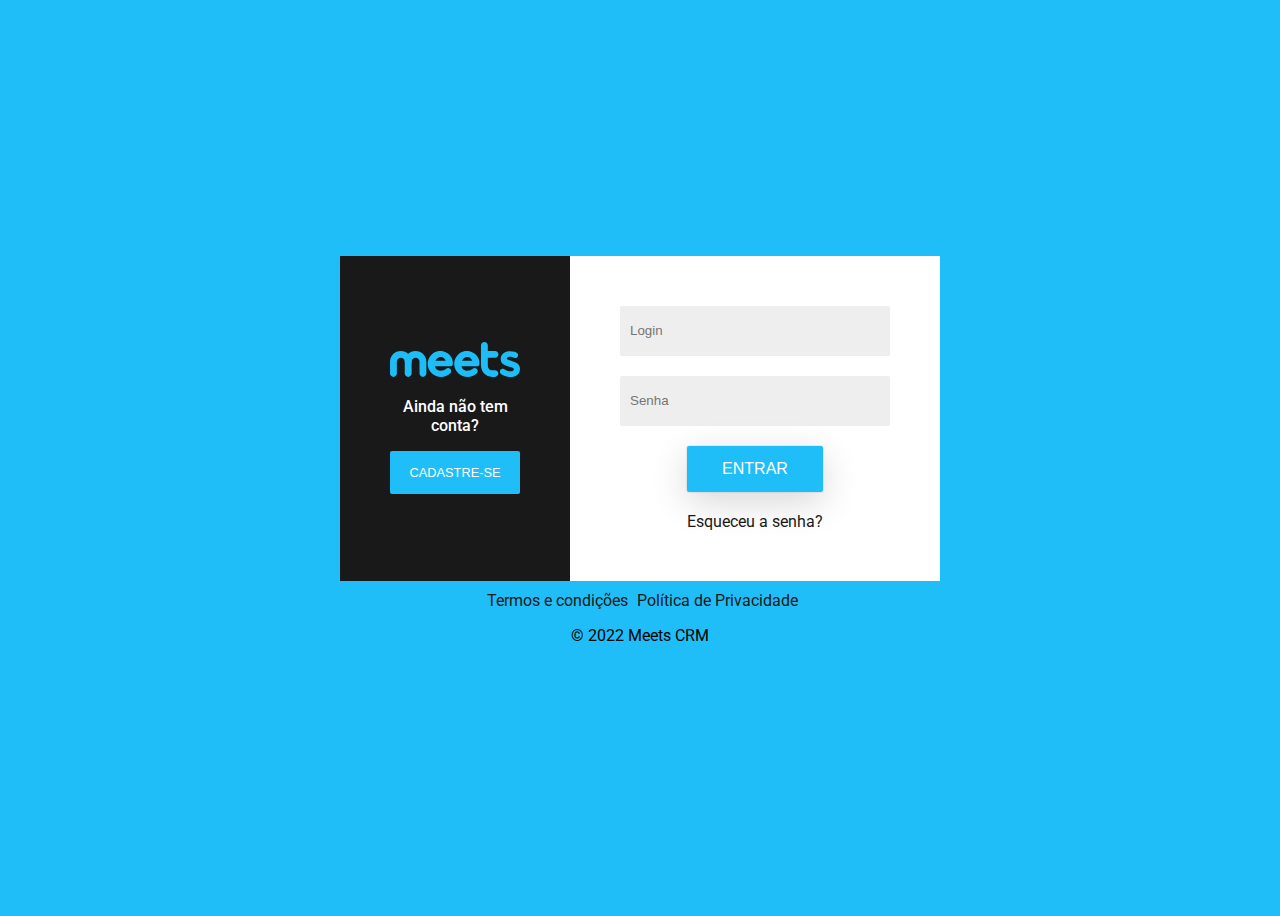
<file: Meets-CRM-Login/index.html>
<!DOCTYPE html>
<html lang="pt-br">

<head>
    <meta charset="UTF-8">
    <meta http-equiv="X-UA-Compatible" content="IE=edge">
    <meta name="viewport" content="width=device-width, initial-scale=1.0">
    <title>Clone Login - Meets CRM</title>
    <link rel="preconnect" href="https://fonts.googleapis.com">
    <link rel="preconnect" href="https://fonts.gstatic.com" crossorigin>
    <link href="https://fonts.googleapis.com/css2?family=Roboto:wght@300;400;700&display=swap" rel="stylesheet">
    <link rel="stylesheet" href="css/main.css">
</head>

<body>

</body>
<section class="area-form">
    <div class="cadastro">
        <a href="#"><img src="img/novo-logo-meets.svg" alt="Logo Meets"></a>
        <p>Ainda não tem conta?</p>
        <button>Cadastre-se</button>
    </div>
    <div class="acesso">
        <input placeholder="Login" type="email" name="E-mail" id="email">
        <input placeholder="Senha" type="password" name="Senha" id="password">
        <input type="submit" value="Entrar">
        <a href="#">Esqueceu a senha?</a>
    </div>
</section>

<footer>
    <div class="links">
        <a href="#">Termos e condições</a>
        <a href="#">Política de Privacidade</a>
    </div>
    <div class="creditos">
        <p>© 2022 Meets CRM</p>
    </div>
</footer>

</html>
</file>
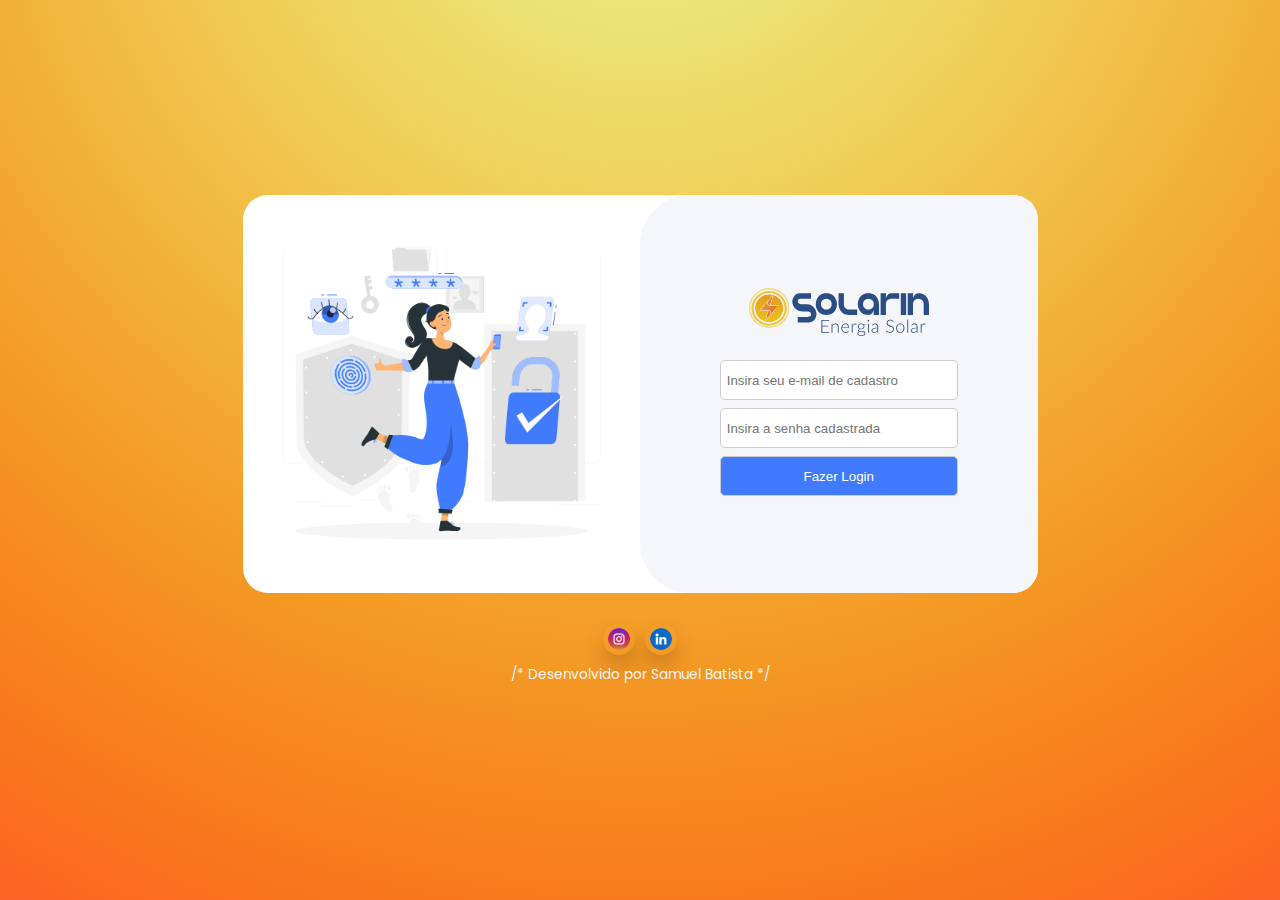
<file: solarin-login-v1/index.html>
<!DOCTYPE html>
<html lang="pt-BR">

<head>
    <meta charset="UTF-8">
    <meta http-equiv="X-UA-Compatible" content="IE=edge">
    <meta name="viewport" content="width=device-width, initial-scale=1.0">
    <title>Login Solarin</title>
    <meta name="theme-color" content="#f59522">
    <link rel="preconnect" href="https://fonts.googleapis.com">
    <link rel="preconnect" href="https://fonts.gstatic.com" crossorigin>
    <link href="https://fonts.googleapis.com/css2?family=Poppins:wght@300;400&display=swap" rel="stylesheet">
    <link rel="stylesheet" href="css/meu.css">
</head>

<body>
    <section class="login">
        <div class="login_col-1">
            <img src="img/Authentication.gif" alt="Login Solarin">
        </div>
        <div class="login_col-2">
            <img src="img/logo-normal.svg" alt="Logo Solarin">
            <input placeholder="Insira seu e-mail de cadastro" type="email" name="email" id="email">
            <input placeholder="Insira a senha cadastrada" type="password" name="senha" id="senha">
            <input type="submit" value="Fazer Login">
        </div>
    </section>

    <section class="rodape">
        <div class="social-icons">
            <a href="https://www.instagram.com/solarinenergiasolar/" target="_blank" rel="noopener noreferrer"><img
                    class="flex-item" src="img/instagram.png" alt="Instagram Solarin"></a>
            <a href="https://www.linkedin.com/company/solarin-energia-solar/" target="_blank"
                rel="noopener noreferrer"><img class="flex-item" src="img/linkedin.png" alt="Linkedin Solarin"></a>
        </div>
        <a href="https://www.linkedin.com/in/samuelbatista04/">/* Desenvolvido por Samuel Batista */</a>
    </section>
</body>

</html>
</file>
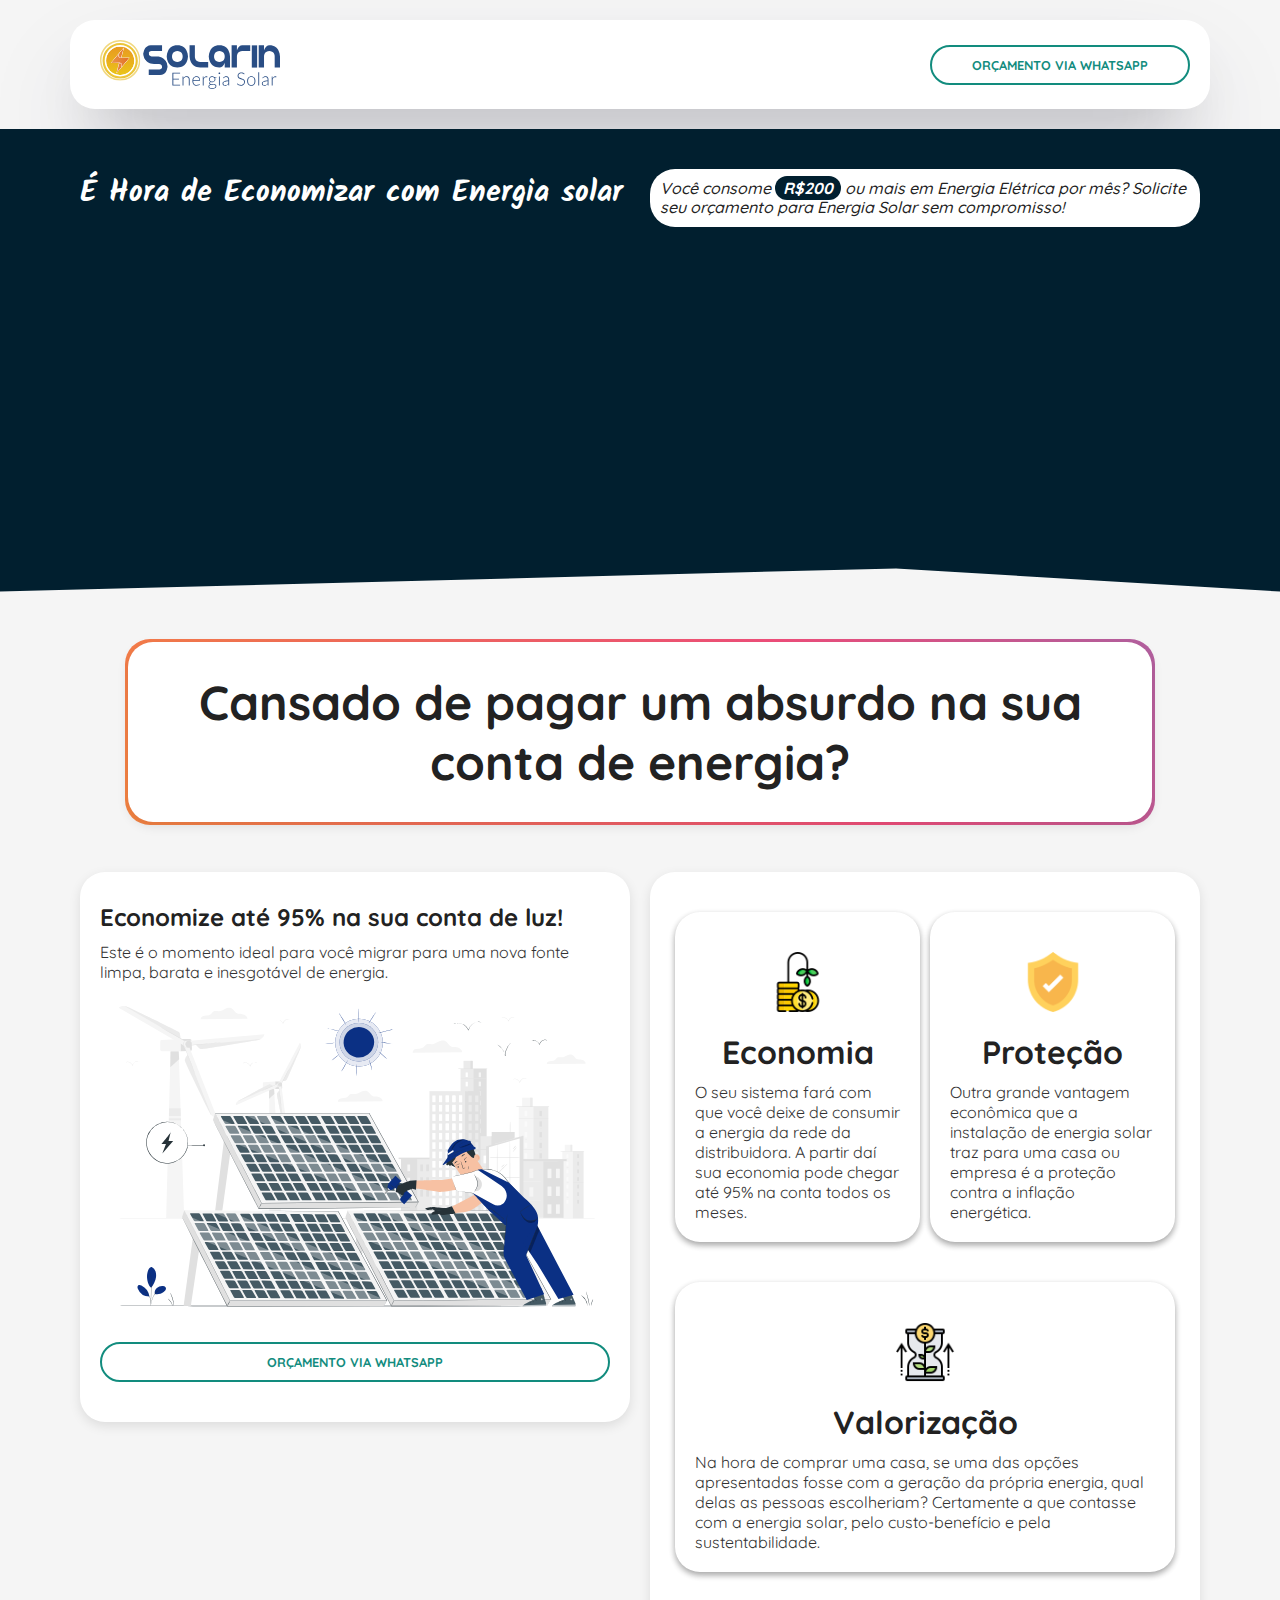
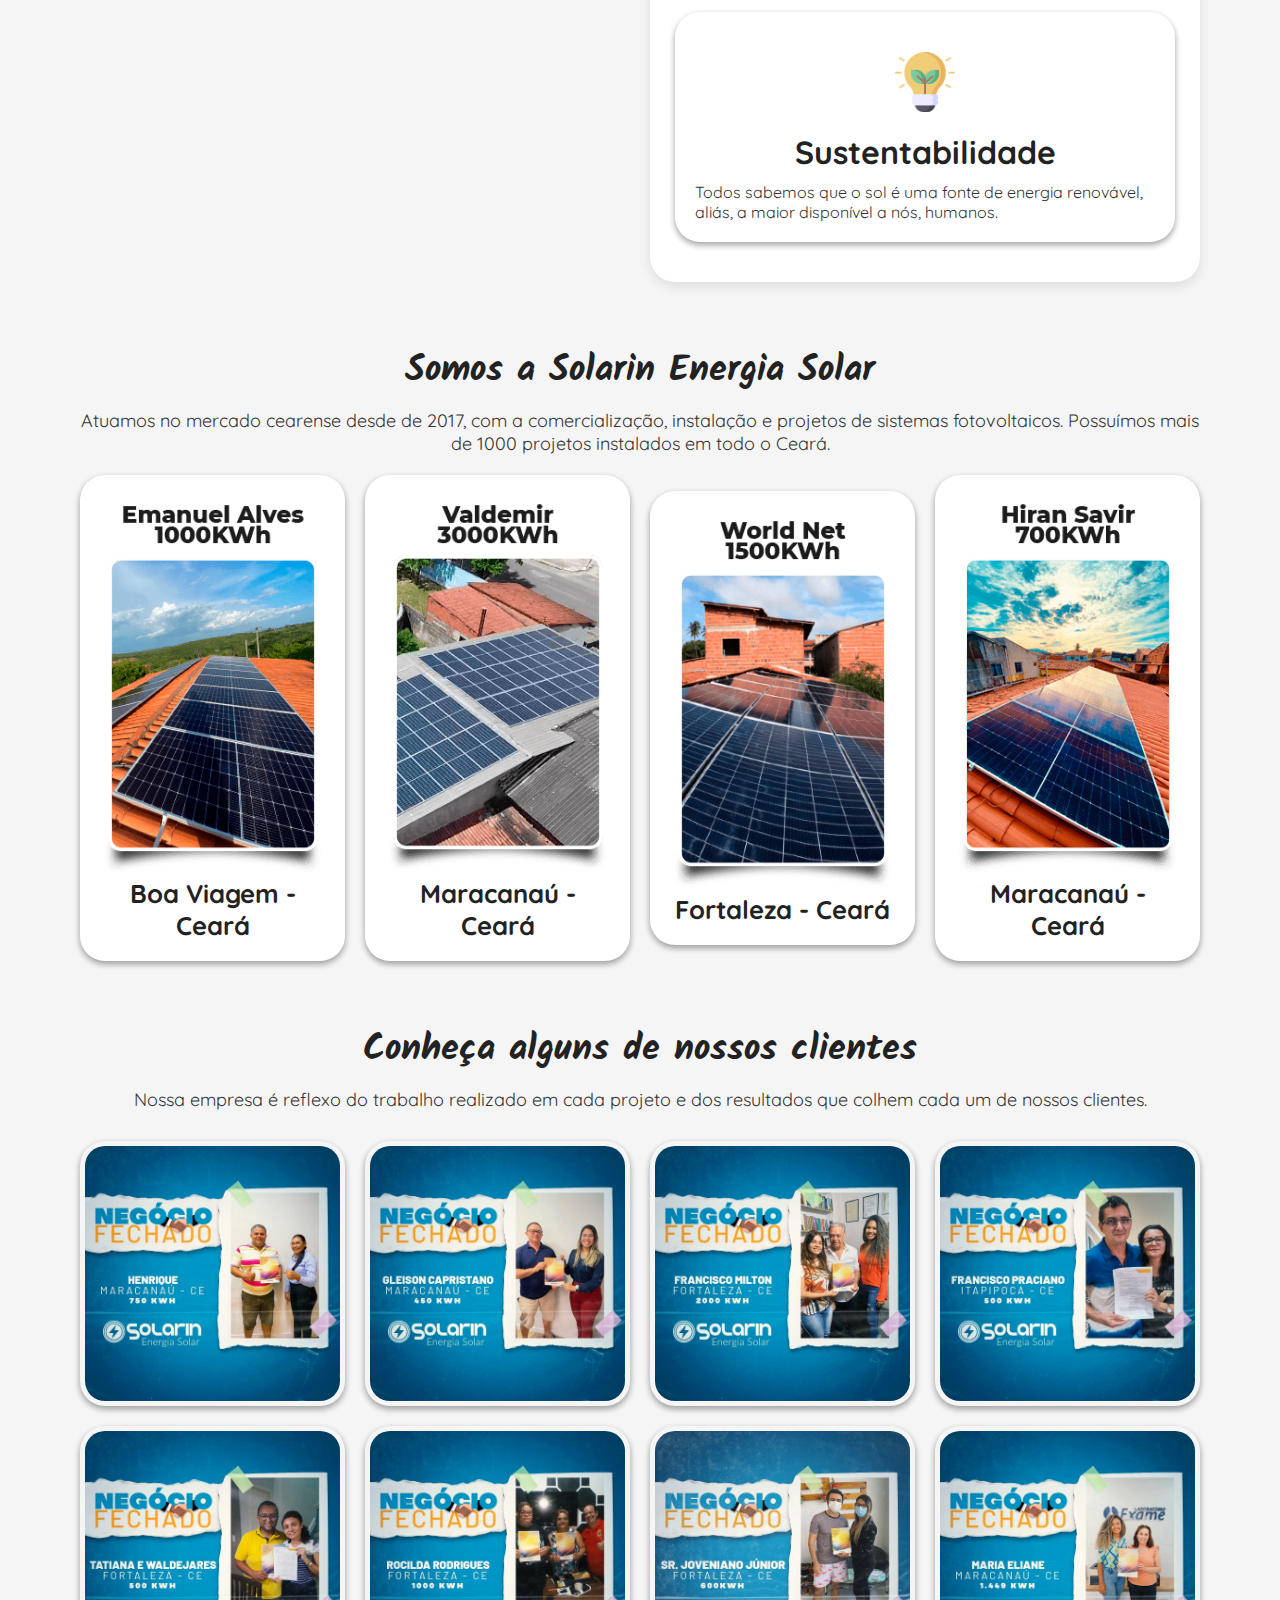
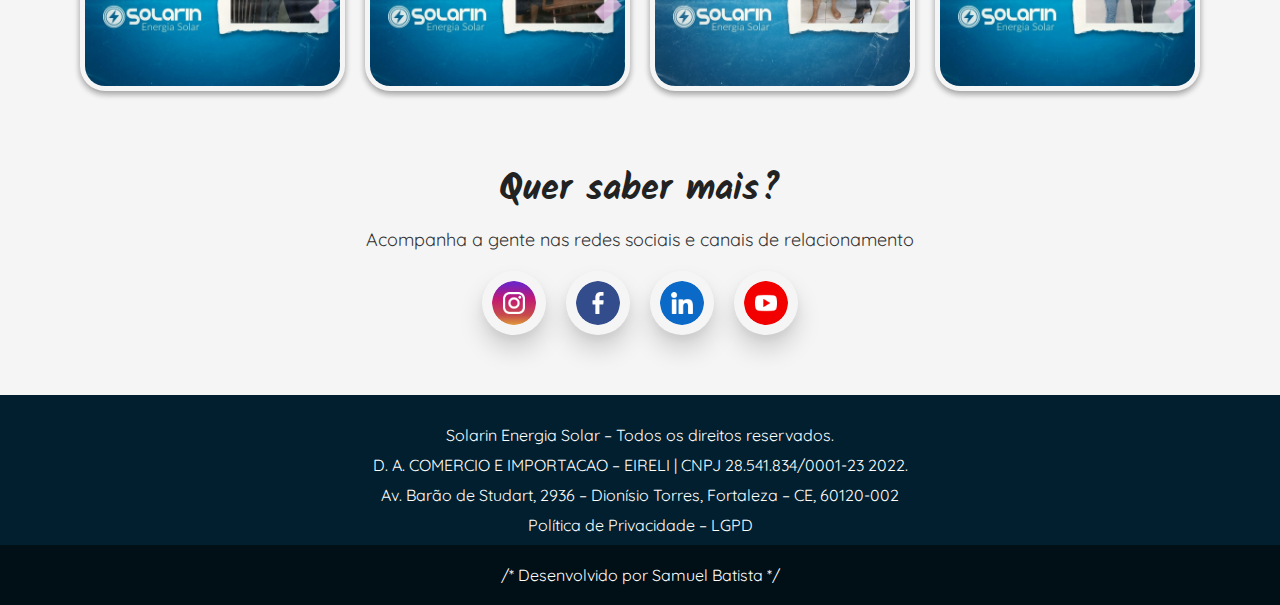
<file: Solarin-LP/index.html>
<!DOCTYPE html>
<html lang="pt-br">

<head>
    <meta charset="UTF-8">
    <meta http-equiv="X-UA-Compatible" content="IE=edge">
    <meta name="viewport" content="width=device-width, initial-scale=1.0">
    <!-- Titulo -->
    <title>Solarin Energia Solar - Energia solar</title>
    <!-- Meta Description -->
    <meta name="description"
        content="Economize até 95% na sua conta de luz! Este é o momento ideal para você migrar para uma nova fonte limpa, barata e inesgotável de energia.">
    <!-- Ícones -->
    <link rel="icon" href="img/cropped-logo-solarin-32x32.png" sizes="32x32" />
    <link rel="icon" href="img/cropped-logo-solarin-192x192.png" sizes="192x192" />
    <link rel="apple-touch-icon" href="img/cropped-logo-solarin-180x180.png" />
    <!-- Meu CSS -->
    <link rel="stylesheet" href="css/style.css">
    <!-- Animate.css -->
    <link rel="stylesheet" href="https://cdnjs.cloudflare.com/ajax/libs/animate.css/4.1.1/animate.min.css" />
    <!-- Google Fonts -->
    <link rel="preconnect" href="https://fonts.googleapis.com">
    <link rel="preconnect" href="https://fonts.gstatic.com" crossorigin>
    <link
        href="https://fonts.googleapis.com/css2?family=Kalam:wght@400;700&family=Questrial&family=Quicksand:wght@300;400;500;600;700&display=swap"
        rel="stylesheet">

</head>

<body>
    <header class="header-topo">
        <div class="topo container">
            <div class="topo-logo flex-item">
                <a href="https://solar.solarinenergia.com.br">
                    <img src="img/logo-normal.svg" alt="Logo Solarin">
                </a>
            </div>
            <div class="topo-btn shake-animation">
                <a href="https://api.whatsapp.com/send?phone=5585997379836&text=Ol%C3%A1!%20Gostaria%20de%20um%20or%C3%A7amento%20de%20energia%20solar"
                    target="_blank" rel="noopener noreferrer">Orçamento via WhatsApp</a>
            </div>

        </div>
    </header>

    <section class="section1">
        <div class="container section1-conteudo">
            <div class="section1-video flex-item">
                <h1>É Hora de Economizar com Energia solar</h1>
                <iframe width="560" height="315" src="https://www.youtube.com/embed/mH2Q4u9aD1s"
                    title="YouTube video player" frameborder="0"
                    allow="accelerometer; autoplay; clipboard-write; encrypted-media; gyroscope; picture-in-picture"
                    allowfullscreen>
                </iframe>
            </div>
            <div class="section1-formulario flex-item">
                <p>Você consome <b>R$200</b> ou mais em Energia Elétrica por mês? Solicite seu orçamento para Energia
                    Solar sem
                    compromisso!</p>
                <script src="https://acesso.meets.com.br/form/index/id/4de62d12209f2c3b18bc8a19eca399e914835762">
                </script>
            </div>
        </div>
    </section>

    <section class="section2 gradient-border">
        <div class="container">
            <div class="flex-item">
                <h1>Cansado de pagar um absurdo na sua conta de energia?</h1>
                <p></p>
            </div>
        </div>
    </section>

    <section class="section3">
        <div class="section3-conteudo container">
            <div class="section3-col1 flex-item">
                <h1>Economize até 95% na sua conta de luz!</h1>
                <p>Este é o momento ideal para você migrar para uma nova
                    fonte limpa, barata e inesgotável de energia.</p>
                <div>
                    <img src="img/Sun energy-pana.svg" alt="Solarin Energia Solar ">
                </div>
                <div class="section3-btn shake-animation">
                    <a href="https://api.whatsapp.com/send?phone=5585997379836&text=Ol%C3%A1!%20Gostaria%20de%20um%20or%C3%A7amento%20de%20energia%20solar"
                        target="_blank" rel="noopener noreferrer">Orçamento via WhatsApp</a>
                </div>
            </div>
            <div class="section3-col2 flex-item">
                <div class="section3-item flex-item">
                    <img src="img/economic-crisis.png" alt="Economia é com a Solarin">
                    <h1>Economia</h1>
                    <p>O seu sistema fará com que você deixe de consumir a energia da rede da distribuidora. A
                        partir daí sua economia pode chegar até 95% na conta todos os meses.</p>
                </div>
                <div class="section3-item flex-item">
                    <img src="img/shield.png" alt="Proteção é com a Solarin">
                    <h1>Proteção</h1>
                    <p>Outra grande vantagem econômica que a instalação de energia solar traz para uma casa ou
                        empresa é a proteção contra a inflação energética.</p>
                </div>
                <div class="section3-item flex-item">
                    <img src="img/value.png" alt="Valorização é com a Solarin">
                    <h1>Valorização</h1>
                    <p>Na hora de comprar uma casa, se uma das opções apresentadas fosse com a geração da própria
                        energia, qual delas as pessoas escolheriam? Certamente a que contasse com a energia solar, pelo
                        custo-benefício e pela sustentabilidade.</p>
                </div>
                <div class="section3-item flex-item">
                    <img src="img/eco-light.png" alt="Sustentabilidade é com a Solarin">
                    <h1>Sustentabilidade</h1>
                    <p>Todos sabemos que o sol é uma fonte de energia renovável, aliás, a maior disponível a nós,
                        humanos.</p>
                </div>
            </div>
        </div>
    </section>

    <section class="section4 container">
        <div>
            <div class="section4-topo">
                <h1>Somos a Solarin Energia Solar</h1>
                <p>Atuamos no mercado cearense desde de 2017, com a comercialização, instalação e projetos de sistemas
                    fotovoltaicos. Possuímos mais de 1000 projetos instalados em todo o Ceará.</p>
            </div>
            <div class="section4-vantagns container">
                <div class="section4-vantagns-item flex-item">
                    <img src="img/1-min.png" alt="">
                    <h1>Boa Viagem - Ceará</h1>
                </div>
                <div class="section4-vantagns-item flex-item">
                    <img src="img/2-min.png" alt="">
                    <h1>Maracanaú - Ceará</h1>
                </div>
                <div class="section4-vantagns-item flex-item">
                    <img src="img/3-min.png" alt="">
                    <h1>Fortaleza - Ceará</h1>
                </div>
                <div class="section4-vantagns-item flex-item">
                    <img src="img/4-min.png" alt="Hiran Savir de Maracanaú">
                    <h1>Maracanaú - Ceará</h1>
                </div>
            </div>
        </div>
    </section>

    <section class="section5 container">
        <div class="">
            <div class="section5-topo">
                <h1>Conheça alguns de nossos clientes</h1>
                <p>Nossa empresa é reflexo do trabalho realizado em cada projeto e dos resultados que colhem cada um de
                    nossos clientes.
                </p>
            </div>
            <div class="section5-clientes container">
                <div class="section5-clientes-item flex-item">
                    <img src="img/cliente-1-min.jpg" alt="Cliente Solarin">
                </div>
                <div class="section5-clientes-item flex-item">
                    <img src="img/cliente-2-min.jpg" alt="Cliente Solarin">
                </div>
                <div class="section5-clientes-item flex-item">
                    <img src="img/cliente-3-min.jpg" alt="Cliente Solarin">
                </div>
                <div class="section5-clientes-item flex-item">
                    <img src="img/cliente-4-min.jpg" alt="Cliente Solarin">
                </div>
                <div class="section5-clientes-item flex-item">
                    <img src="img/cliente-5-min.jpg" alt="Cliente Solarin">
                </div>
                <div class="section5-clientes-item flex-item">
                    <img src="img/cliente-6-min.jpg" alt="Cliente Solarin">
                </div>
                <div class="section5-clientes-item flex-item">
                    <img src="img/cliente-7-min.jpg" alt="Cliente Solarin">
                </div>
                <div class="section5-clientes-item flex-item">
                    <img src="img/cliente-8-min.jpg" alt="Cliente Solarin">
                </div>
            </div>

        </div>
    </section>

    <section class="section6">
        <div class="section6-itens container">
            <div class="flex-item">
                <h1>Quer saber mais?</h1>
                <p>Acompanha a gente nas redes sociais e canais de relacionamento</p>
            </div>
            <div class="social-icons">
                <a href="https://www.instagram.com/solarinenergiasolar/" target="_blank" rel="noopener noreferrer"><img
                        class="flex-item" src="img/instagram.png" alt="Instagram Solarin"></a>
                <a href="https://www.facebook.com/solarinenergiasolar" target="_blank" rel="noopener noreferrer"><img
                        class="flex-item" src="img/facebook.png" alt="Facebook Solarin"></a>
                <a href="https://www.linkedin.com/company/solarin-energia-solar/" target="_blank"
                    rel="noopener noreferrer"><img class="flex-item" src="img/linkedin.png" alt="Linkedin Solarin"></a>
                <a href="https://www.youtube.com/channel/UCPIgXxxqNyiV7rZzPfGSArw" target="_blank"
                    rel="noopener noreferrer"><img class="flex-item" src="img/youtube.png" alt="Youtube solarin"></a>

            </div>
        </div>
    </section>

    <footer class="footer">
        <div class="footer-itens container">
            <div class="flex-item empresa">
                <p>Solarin Energia Solar – Todos os direitos reservados.</p>
                <p>D. A. COMERCIO E IMPORTACAO – EIRELI | CNPJ 28.541.834/0001-23 2022.</p>
                <p>Av. Barão de Studart, 2936 – Dionísio Torres, Fortaleza – CE, 60120-002</p>
                <p><a href="#">Política de Privacidade – LGPD</a></p>
            </div>
        </div>
        <div class="creditos">
            <a href="https://www.instagram.com/oisamubatista/">/* Desenvolvido por Samuel Batista */</a>
        </div>
    </footer>

    <script src="js/meu.js"></script>

    <!-- Meta Pixel Code -->
    <script>
        !function (f, b, e, v, n, t, s) {
            if (f.fbq) return; n = f.fbq = function () {
                n.callMethod ?
                    n.callMethod.apply(n, arguments) : n.queue.push(arguments)
            };
            if (!f._fbq) f._fbq = n; n.push = n; n.loaded = !0; n.version = '2.0';
            n.queue = []; t = b.createElement(e); t.async = !0;
            t.src = v; s = b.getElementsByTagName(e)[0];
            s.parentNode.insertBefore(t, s)
        }(window, document, 'script',
            'https://connect.facebook.net/en_US/fbevents.js');
        fbq('init', '2310257849301863');
        fbq('track', 'PageView');
    </script>
    <noscript><img height="1" width="1" style="display:none"
            src="https://www.facebook.com/tr?id=2310257849301863&ev=PageView&noscript=1" /></noscript>
    <!-- End Meta Pixel Code -->

    <!-- Google tag (gtag.js) -->
    <script async src="https://www.googletagmanager.com/gtag/js?id=G-X5ZK9PNKX9"></script>
    <script>
        window.dataLayer = window.dataLayer || [];
        function gtag() { dataLayer.push(arguments); }
        gtag('js', new Date());

        gtag('config', 'G-X5ZK9PNKX9');
    </script>

    <!-- Start of Tawk.to Script
    <script type="text/javascript">
        var Tawk_API = Tawk_API || {}, Tawk_LoadStart = new Date();
        (function () {
            var s1 = document.createElement("script"), s0 = document.getElementsByTagName("script")[0];
            s1.async = true;
            s1.src = 'https://embed.tawk.to/630bb84c54f06e12d89160ad/1gbisfrp1';
            s1.charset = 'UTF-8';
            s1.setAttribute('crossorigin', '*');
            s0.parentNode.insertBefore(s1, s0);
        })();
    </script>
    End of Tawk.to Script -->

</body>

</html>
</file>
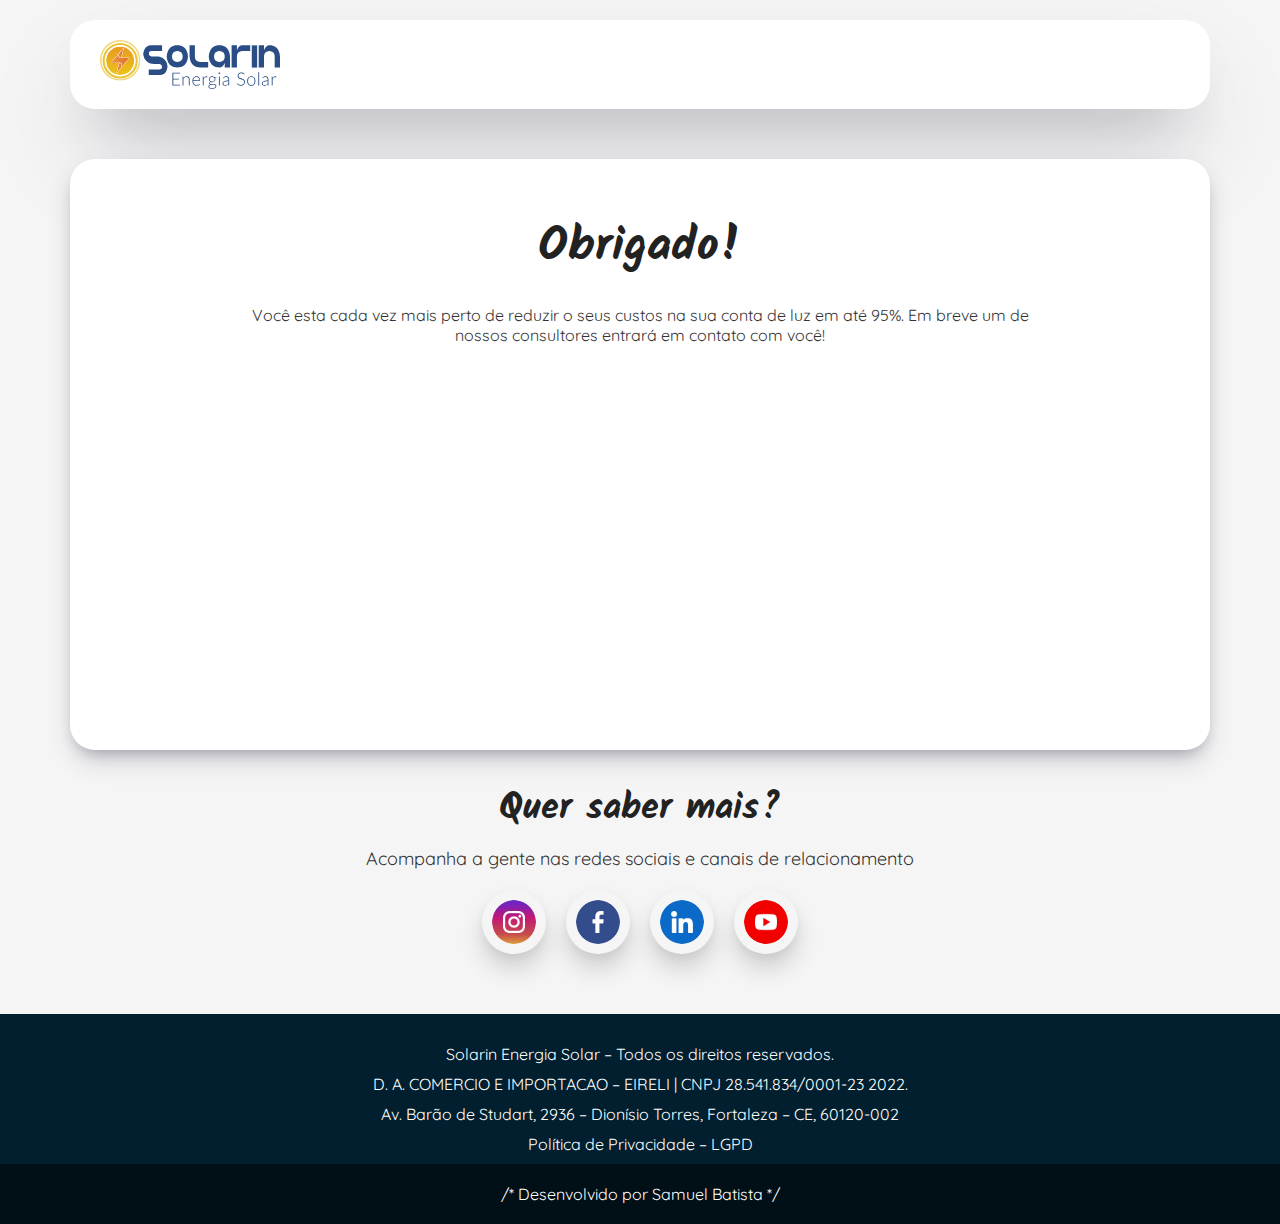
<file: Solarin-LP/obrigado.html>
<!DOCTYPE html>
<html lang="pt-br">

<head>
    <meta charset="UTF-8">
    <meta http-equiv="X-UA-Compatible" content="IE=edge">
    <meta name="viewport" content="width=device-width, initial-scale=1.0">
    <!-- Titulo -->
    <title>Solarin Energia Solar - Obrigado!</title>
    <!-- Meta Description -->
    <meta name="description"
        content="Economize até 95% na sua conta de luz! Este é o momento ideal para você migrar para uma nova fonte limpa, barata e inesgotável de energia.">
    <!-- Ícones -->
    <link rel="icon" href="img/cropped-logo-solarin-32x32.png" sizes="32x32" />
    <link rel="icon" href="img/cropped-logo-solarin-192x192.png" sizes="192x192" />
    <link rel="apple-touch-icon" href="img/cropped-logo-solarin-180x180.png" />
    <!-- Meu CSS -->
    <link rel="stylesheet" href="css/style.css">
    <link rel="stylesheet" href="css/obrigado.css">
    <!-- Animate.css -->
    <link rel="stylesheet" href="https://cdnjs.cloudflare.com/ajax/libs/animate.css/4.1.1/animate.min.css" />
    <!-- Google Fonts -->
    <link rel="preconnect" href="https://fonts.googleapis.com">
    <link rel="preconnect" href="https://fonts.gstatic.com" crossorigin>
    <link
        href="https://fonts.googleapis.com/css2?family=Kalam:wght@400;700&family=Questrial&family=Quicksand:wght@300;400;500;600;700&display=swap"
        rel="stylesheet">
</head>

<body>
    <header class="header-topo">
        <div class="topo container">
            <div class="topo-logo flex-item">
                <a href="https://solar.solarinenergia.com.br">
                    <img src="img/logo-normal.svg" alt="Logo Solarin">
                </a>
            </div>
            <!-- <div class="topo-btn shake-animation">
                <a href="https://api.whatsapp.com/send?phone=5585997379836&text=Ol%C3%A1!%20Gostaria%20de%20um%20or%C3%A7amento%20de%20energia%20solar"
                    target="_blank" rel="noopener noreferrer">Orçamento via WhatsApp</a>
            </div> -->

        </div>
    </header>

    <section class="s-obg">
        <div class="s-obg__container">
            <div class="s-obg__container--item">
                <h1>Obrigado!</h1>
                <p>Você esta cada vez mais perto de reduzir o seus custos na sua conta de luz em até 95%.
                    Em breve um de nossos consultores entrará em contato com você!</p>
            </div>
            <div class="s-obg__container--item">
                <iframe width="560" height="315" src="https://www.youtube.com/embed/M_Q8BAdpU1I"
                    title="YouTube video player" frameborder="0"
                    allow="accelerometer; autoplay; clipboard-write; encrypted-media; gyroscope; picture-in-picture"
                    allowfullscreen></iframe>
            </div>
        </div>
    </section>

    <section class="section6">
        <div class="section6-itens container">
            <div class="flex-item">
                <h1>Quer saber mais?</h1>
                <p>Acompanha a gente nas redes sociais e canais de relacionamento</p>
            </div>
            <div class="social-icons">
                <a href="https://www.instagram.com/solarinenergiasolar/" target="_blank" rel="noopener noreferrer"><img
                        class="flex-item" src="img/instagram.png" alt="Instagram Solarin"></a>
                <a href="https://www.facebook.com/solarinenergiasolar" target="_blank" rel="noopener noreferrer"><img
                        class="flex-item" src="img/facebook.png" alt="Facebook Solarin"></a>
                <a href="https://www.linkedin.com/company/solarin-energia-solar/" target="_blank"
                    rel="noopener noreferrer"><img class="flex-item" src="img/linkedin.png" alt="Linkedin Solarin"></a>
                <a href="https://www.youtube.com/channel/UCPIgXxxqNyiV7rZzPfGSArw" target="_blank"
                    rel="noopener noreferrer"><img class="flex-item" src="img/youtube.png" alt="Youtube solarin"></a>

            </div>
        </div>
    </section>

    <footer class="footer">
        <div class="footer-itens container">
            <div class="flex-item empresa">
                <p>Solarin Energia Solar – Todos os direitos reservados.</p>
                <p>D. A. COMERCIO E IMPORTACAO – EIRELI | CNPJ 28.541.834/0001-23 2022.</p>
                <p>Av. Barão de Studart, 2936 – Dionísio Torres, Fortaleza – CE, 60120-002</p>
                <p><a href="#">Política de Privacidade – LGPD</a></p>
            </div>
        </div>
        <div class="creditos">
            <a href="https://www.instagram.com/oisamubatista/">/* Desenvolvido por Samuel Batista */</a>
        </div>
    </footer>

    <!-- Meta Pixel Code -->
    <script>
        !function (f, b, e, v, n, t, s) {
            if (f.fbq) return; n = f.fbq = function () {
                n.callMethod ?
                    n.callMethod.apply(n, arguments) : n.queue.push(arguments)
            };
            if (!f._fbq) f._fbq = n; n.push = n; n.loaded = !0; n.version = '2.0';
            n.queue = []; t = b.createElement(e); t.async = !0;
            t.src = v; s = b.getElementsByTagName(e)[0];
            s.parentNode.insertBefore(t, s)
        }(window, document, 'script',
            'https://connect.facebook.net/en_US/fbevents.js');
        fbq('init', '2310257849301863');
        fbq('track', 'PageView');
    </script>
    <noscript><img height="1" width="1" style="display:none"
            src="https://www.facebook.com/tr?id=2310257849301863&ev=PageView&noscript=1" /></noscript>
    <!-- End Meta Pixel Code -->

    <!-- Google tag (gtag.js) -->
    <script async src="https://www.googletagmanager.com/gtag/js?id=G-X5ZK9PNKX9"></script>
    <script>
        window.dataLayer = window.dataLayer || [];
        function gtag() { dataLayer.push(arguments); }
        gtag('js', new Date());

        gtag('config', 'G-X5ZK9PNKX9');
    </script>

    <!-- Start of Tawk.to Script
    <script type="text/javascript">
        var Tawk_API = Tawk_API || {}, Tawk_LoadStart = new Date();
        (function () {
            var s1 = document.createElement("script"), s0 = document.getElementsByTagName("script")[0];
            s1.async = true;
            s1.src = 'https://embed.tawk.to/630bb84c54f06e12d89160ad/1gbisfrp1';
            s1.charset = 'UTF-8';
            s1.setAttribute('crossorigin', '*');
            s0.parentNode.insertBefore(s1, s0);
        })();
    </script>
    End of Tawk.to Script -->

</body>

</html>
</file>
<file: Brafe-CSS-Grid/css/grid.css>
.container {
    max-width: 960px;
    margin: 0 auto;
}

.container::after,
.container::before {
    content: '';
    display: table;
    clear: both;
}

.grid-1,
.grid-2,
.grid-3,
.grid-4,
.grid-5,
.grid-6,
.grid-7,
.grid-8,
.grid-9,
.grid-10,
.grid-11,
.grid-12 {
    margin-left: 10px;
    margin-right: 10px;
    float: left;
    display: block;
    min-height: 1px;
}

.grid-1 {
    width: calc(8.333% - 20px);
}

.grid-2 {
    width: calc(16.666% - 20px);
}

.grid-3 {
    width: calc(25% - 20px);
}

.grid-4 {
    width: calc(33.333% - 20px);
}

.grid-5 {
    width: calc(41.666% - 20px);
}

.grid-6 {
    width: calc(50% - 20px);
}

.grid-7 {
    width: calc(58.333% - 20px);
}

.grid-8 {
    width: calc(66.666% - 20px);
}

.grid-9 {
    width: calc(75% - 20px);
}

.grid-10 {
    width: calc(83.333% - 20px);
}

.grid-11 {
    width: calc(91.666% - 20px);
}

.grid-12 {
    width: calc(100% - 20px);
}

@media (max-width: 739px) {
    .container {
        max-width: 300px;
    }

    .grid-1,
    .grid-2,
    .grid-3,
    .grid-4,
    .grid-5,
    .grid-6,
    .grid-7,
    .grid-8,
    .grid-9,
    .grid-10,
    .grid-11,
    .grid-12 {
        width: 100%;
        margin-left: 0px;
        margin-right: 0px;
        float: left;
    }
}
</file>
<file: calculadora-basica/meu.css>
* {
    margin: 0;
    padding: 0;
    box-sizing: border-box;
}

body {
    display: flex;
    justify-content: center;
    align-items: center;
    flex-direction: column;
    height: 100vh;
}

header {
    text-align: center;
    font-size: 2em;
    font-family: Arial, Helvetica, sans-serif;
    font-weight: 600;
    text-transform: uppercase;
    margin-bottom: 10px;
}

.calc {
    display: flex;
    flex-direction: column;
    width: 400px;
    align-items: center;
    justify-content: center;
}

.operadores {
    width: 100%;
    display: flex;
    justify-content: space-around;
}

input[type='number'] {
    height: 40px;
    width: 100%;
    padding-left: 5px;
    margin-bottom: 5px;
    border-radius: 5px;
    border: 1px solid #ccc;
}

input[type='button'] {
    width: 20%;
    height: 40px;
    background: green;
    border: none;
    border-radius: 5px;
    color: #fff;
    cursor: pointer;
    margin-bottom: 5px;
}

.resultado {
    display: flex;
    justify-content: center;
    align-items: center;
    height: 60px;
    width: 100%;
    background: #ccc;
    border-radius: 5px;
    margin-bottom: 10px;
}

.load {
    width: 100%;
    height: 40px;
    background: green;
    border: none;
    border-radius: 5px;
    color: #fff;
    cursor: pointer;
    margin-bottom: 5px;
}
</file>
<file: Meets-CRM-Login/css/main.css>
body {
    height: 100vh;
    display: flex;
    flex-direction: column;
    justify-content: center;
    align-items: center;
    background: #1FBEF8;
    font-family: 'Roboto', sans-serif;
}

.area-form {
    display: flex;
    max-width: 600px;
    width: 100%;
}

.cadastro {
    display: flex;
    flex-direction: column;
    justify-content: center;
    text-align: center;
    background: #191919;
    color: #fff;
    padding: 50px;
}

.cadastro p {
    font-size: 1em;
    font-weight: 500;
}

.cadastro button {
    text-transform: uppercase;
    font-size: 0.8em;
    background: #1FBEF8;
    color: #fff;
    padding: 14px 19px;
    border: 0;
    border-radius: 2px;
    cursor: pointer;
}

.acesso {
    background: #fff;
    padding: 50px;
    display: flex;
    flex-direction: column;
    align-items: center;
}

.acesso input[type=email],
.acesso input[type=password] {
    max-width: 100%;
    width: 250px;
    height: 40px;
    margin-bottom: 20px;
    padding: 5px 10px;
    border: 0;
    border-radius: 2px;
    background: #eee;
}

.acesso input[type=submit] {
    padding: 14px 35px;
    background: #1FBEF8;
    color: #fff;
    font-size: 1em;
    text-transform: uppercase;
    border: 0;
    border-radius: 2px;
    cursor: pointer;
    margin-bottom: 20px;
    box-shadow: rgba(0, 0, 0, 0.16) 0px 10px 36px 0px, rgba(0, 0, 0, 0.06) 0px 0px 0px 1px;
}

.acesso a {
    text-decoration: none;
    color: #191919;
}

footer {
    display: flex;
    flex-direction: column;
    align-items: center;
    margin-top: 10px;
}

footer a {
    text-decoration: none;
    color: #191919;
    padding-left: 5px;
}
</file>
<file: Solarin-LP/css/obrigado.css>
/* Titulo e paragrafo */

.s-obg__container {
    max-width: 1140px;
    margin: 30px auto;
    padding: 40px 20px;
    background: #ffffff;
    border-radius: 25px;
    box-shadow: rgba(50, 50, 93, 0.25) 0px 13px 27px -5px, rgba(0, 0, 0, 0.3) 0px 8px 16px -8px;
    display: flex;
    flex-direction: column;
    align-items: center;

}

@media (max-width: 739px) {
    .s-obg__container {
        margin: 30px 10px;
    }
}

.s-obg__container h1 {
    text-align: center;
    margin-bottom: 20px;
    font-size: 3em;
    font-family: 'Kalam', cursive;
    font-weight: 600;
}

.s-obg__container p {
    text-align: center;
    max-width: 800px;
    margin-bottom: 20px;
}

.s-obg__container--item {
    flex: 1;
    margin: 10px;
}

.s-obg__container--item iframe {
    display: block;
    max-width: 100%;
    border-radius: 25px;
}
</file>
<file: Brafe-CSS-Flexbox/css/style.css>
/* Reset */

body, h1, h2, h3, p, ul {
	padding: 0px;
	margin: 0px;
}

body {
	font-family: Georgia, serif;
	color: #252525;
}

* {
	box-sizing: border-box;
}

.container {
	display: flex;
	max-width: 960px;
	margin: 0 auto;
}

@media (max-width: 739px) {
	.container {
		flex-direction: column;
		max-width: 300px;
	}
}

/* Menu */

.menu {
	background: #252525;
	padding: 15px 0;
}

.menu-nav a {
	text-decoration: none;
	color: #fff;
	font-size: 1.125em;
}

.menu-logo {
	margin: 0 10px;
}

.menu-nav {
	flex: 1;
	margin: 0 10px;
	align-self: center;
}

.menu-nav ul {
	float: right;
	display: flex;
	list-style: none;
}

.menu-nav ul li a {
	padding: 10px;
}

@media (max-width: 739px) {
	.menu-nav {
		margin: 0px;
	}
	.menu-logo {
		margin: 0px;
	}
	.menu-nav ul li a {
		padding-left: 0px;
	}
}


/* Intro */

.intro {
	background: url('../img/bg-intro.jpg') no-repeat center center;
	background-size: cover;
	color: #fff;
	padding: 150px 0;
	text-align: center;
}

@media (max-width: 739px) {
	.intro {
		padding: 60px 0;
	}
}

.intro h1 {
	text-transform: uppercase;
	font-size: 3em;
}

.intro h1::after {
	content: '';
	display: block;
	width: 20px;
	height: 4px;
	background: #fff;
	margin: 10px auto;
}

.intro p {
	font-style: italic;
	font-size: 1.125em;
}

/* Sobre */

.sobre {
	padding: 60px 0;
}

.sobre h2 {
	font-size: 2.25em;
	text-align: center;
	margin-bottom: 60px;
}

.sobre-item {
	flex: 1;
	margin: 0 10px;
}

@media (max-width: 739px) {
	.sobre-item {
		margin-left: 0px;
		margin-right: 0px;
	}
}

.sobre-item img {
	display: block;
	max-width: 100%;
}

.sobre-item h3 {
	font-size: 2.25em;
	line-height: 1em;
	background: #252525;
	color: #fff;
	font-style: italic;
	font-weight: normal;
	text-align: center;
	position: relative;
	width: 220px;
	padding: 5px 0 10px 0;
	top: -25px;
}

.sobre > p {
	font-size: 1.125em;
	line-height: 1.4em;
	font-style: italic;
	margin: 20px auto;
	max-width: 460px;
	text-align: center;
}

/* Produtos */

.produtos {
	background: #e7e4d8;
	border-top: 3px solid #d6d3c8;
	border-bottom: 3px solid #d6d3c8;
	padding: 60px 0;
}

.produtos-item {
	flex: 1;
	margin: 0 10px 40px 10px;
}

.produtos-item h2 {
	font-size: 2.25em;
	text-align: center;
	margin-bottom: 20px;
}

.produtos-item h2::before {
	content: '';
	display: block;
	width: 100px;
	height: 100px;
	background: currentColor;
	border-radius: 50%;
	border: 5px solid #e7e4d8;
	box-shadow: 0 0 0 5px currentColor;
	margin: 20px auto;
}

h2.produtos-paulista::before {
	color: #492901;
}

h2.produtos-carioca::before {
	color: #c17139;
}

h2.produtos-mineiro::before {
	color: #d7a54d;
}

.produtos-item p {
	font-size: 0.875em;
	line-height: 1.4em;
}

.produtos-btn {
	border: 3px solid #252525;
	color: #252525;
	text-decoration: none;
	text-align: center;
	font-size: 1.125em;
	font-weight: bold;
	text-transform: uppercase;
	display: block;
	width: 180px;
	padding: 15px 0;
	margin: 20px auto 0 auto;
}

@media (max-width: 739px) {
	.produtos-item {
		margin-left: 0px;
		margin-right: 0px;
	}
}

/* Locais */

.locais {
	padding: 60px 0;
}

.locais-item {
	margin-bottom: 40px;
}

.locais-img, .locais-info {
	flex: 1;
	margin: 0 10px;
}

.locais-img img {
	display: block;
	max-width: 100%;
}

.locais-item h2 {
	font-size: 2.25em;
	margin-bottom: 20px;
}

.locais-item p {
	font-size: 1.125em;
	line-height: 1.4em;
	max-width: 320px;
	margin-bottom: 40px;
}

.locais-item a {
	font-size: 1.125em;
	text-transform: uppercase;
	text-decoration: none;
	border: 3px solid;
	color: #252525;
	padding: 10px 20px;
}

@media (max-width: 739px) {
	.locais-img, .locais-info {
		margin-left: 0px;
		margin-right: 0px;
	}
}

/* Assine */

.assine {
	background: #e7e4d8;
	padding: 30px 0;
}

.assine-info {
	flex: 1;
	margin: 0 10px;
}

.assine-info h2 {
	font-size: 2.25em;
}

.assine-info p {
	font-size: 1.5em;
	font-style: italic;
}

.assine form {
	flex: 1;
	margin: 0 10px;
	display: flex;
	flex-wrap: wrap;
	align-content: flex-start;
}

.assine form label {
	display: none;
}

@media (max-width: 739px) {
	.assine-info {
		margin: 0 0 20px 0;
	}
	.assine form {
		margin: 0px;
	}
}

.assine input {
	flex: 1;
	align-self: flex-start;
	padding: 10px;
	border: 3px solid #252525;
	background: none;
	font-size: 1.5em;
	font-style: italic;
	font-family: Georgia, serif;
}

.assine button {
	flex: 1;
	padding: 13px;
	align-self: flex-start;
	background: #252525;
	border: none;
	font-family: Georgia, serif;
	text-transform: uppercase;
	font-size: 1.5em;
	color: #fff;
	cursor: pointer;
}

/*Footer*/

.footer {
	background: #d6d3c8;
	padding: 40px 0;
}

.footer p {
	font-size: 1.125em;
	line-height: 1.4em;
	margin: 0 10px;
	flex: 1;
}

.footer-img {
	margin: 0 10px;
}

@media (max-width: 739px) {
	.footer-img, .footer p {
		margin: 10px 0px;
	}
}
</file>
<file: Brafe-CSS-Grid/css/meu.css>
/* Reset */

body,
h1,
h2,
h3,
p,
ul {
	padding: 0px;
	margin: 0px;
}

body {
	font-family: Georgia, serif;
	color: #252525;
}

* {
	box-sizing: border-box;
}

img {
	max-width: 100%;
	display: block;
}

/* Menu */

.menu {
	background: #252525;
	padding: 15px 0;
}

.menu-nav ul {
	float: right;

}


.menu-nav ul li {
	display: inline-block;

}

.menu-nav a {
	text-decoration: none;
	color: #fff;
	font-size: 1.125em;
	display: block;
	margin-left: 10px;
	padding: 10px;
}

@media (max-width: 739px) {
	.menu-nav ul {
		float: none;
	}

	.menu-nav ul li a {
		margin-left: 0px;
		padding-left: 0px;
		padding-right: 8px;
	}
}

/* Intro */

.intro {
	background: url('../img/bg-intro.jpg') no-repeat center center;
	background-size: cover;
	color: #fff;
	padding: 150px 0;
	text-align: center;
}

.intro h1 {
	text-transform: uppercase;
	font-size: 3em;
}

.intro h1::after {
	content: '';
	display: block;
	width: 20px;
	height: 4px;
	background: #fff;
	margin: 10px auto;
}

.intro p {
	font-style: italic;
	font-size: 1.125em;
}

@media (max-width: 739px) {
	.intro {
		padding: 60px 0;
	}
}

/* Sobre */

.sobre {
	padding: 60px 0;
}

.sobre h2 {
	font-size: 2.25em;
	text-align: center;
	margin-bottom: 60px;
}

.sobre-item h3 {
	font-size: 2.25em;
	line-height: 1em;
	background: #252525;
	color: #fff;
	font-style: italic;
	font-weight: normal;
	text-align: center;
	position: relative;
	width: 220px;
	padding: 5px 0 10px 0;
	top: -25px;
}

.sobre>p {
	font-size: 1.125em;
	line-height: 1.4em;
	font-style: italic;
	max-width: 460px;
	margin: 0 auto;
	text-align: center;
}

/* Produtos */

.produtos {
	background: #e7e4d8;
	border-top: 3px solid #d6d3c8;
	border-bottom: 3px solid #d6d3c8;
	padding: 60px;
}

.produtos-item {
	margin-bottom: 40px;
}

.produtos-item h2 {
	font-size: 2.25em;
	text-align: center;
	margin-bottom: 20px;
}

.produtos-item h2::before {
	content: '';
	display: block;
	width: 100px;
	height: 100px;
	background: currentColor;
	border-radius: 50%;
	border: 5px solid #e7e4d8;
	box-shadow: 0 0 0 5px currentColor;
	margin: 20px auto;

}

h2.produtos-paulista::before {
	color: #492901;
}

h2.produtos-carioca::before {
	color: #c17139;
}

h2.produtos-mineiro::before {
	color: #d7a54d;
}

.produtos-item p {
	font-size: 0.875em;
	line-height: 1.4em;
}

.produtos-btn {
	border: 3px solid #252525;
	color: #252525;
	text-decoration: none;
	text-align: center;
	font-size: 1.125em;
	font-weight: bold;
	text-transform: uppercase;
	display: block;
	padding: 15px 0;
	margin: 0 auto;
	width: 180px;
}

/* Locais */

.locais {
	padding: 60px 0;
}

.locais-item {
	margin-bottom: 40px;
}

.locais-item h2 {
	font-size: 2.25em;
	margin-bottom: 20px;
}

.locais-item p {
	font-size: 1.125em;
	line-height: 1.4em;
	max-width: 320px;
	margin-bottom: 40px;
}

.locais-item a {
	font-size: 1.125em;
	text-transform: uppercase;
	text-decoration: none;
	border: 3px solid;
	color: #252525;
	padding: 10px 20px;
}

/* Assine */

.assine {
	background: #e7e4d8;
	padding: 30px 0;
}

.assine-info h2 {
	font-size: 2.25em;
}

.assine-info p {
	font-size: 1.5em;
	font-style: italic;
}

.assine form label {
	display: none;
}

.assine input {
	border: 3px solid #252525;
	background: none;
	font-size: 1.5em;
	font-style: italic;
	font-family: Georgia, serif;
	width: calc(100% - 160px);
	padding: 10px;
	float: left;
}

.assine button {
	background: #252525;
	border: none;
	font-family: Georgia, serif;
	text-transform: uppercase;
	font-size: 1.5em;
	color: #fff;
	cursor: pointer;
	width: 140px;
	padding: 13px 0;
	float: left;
}

/*Footer*/

.footer {
	background: #d6d3c8;
	padding: 40px 0;
}

.footer img {
	float: right;
}

.footer p {
	font-size: 1.125em;
	line-height: 1.4em;
}

@media (max-width: 739px) {
	.footer img {
		float: none;
		margin-top: 20px;
	}
}
</file>
<file: Brafé-CSS-Bootstrap/css/style.css>
/* Reset */

body, h1, h2, h3, p, ul {
	padding: 0px;
	margin: 0px;
}

body {
	font-family: Georgia, serif;
	color: #252525;
}

* {
	box-sizing: border-box;
}

img {
	display: block;
	max-width: 100%;
}

/* Menu */

.menu {
	background: #252525;
	padding: 15px 0px;
}

.menu-nav a {
	text-decoration: none;
	color: #fff;
	font-size: 1.125em;
}

.menu-nav ul {
	float: right;
	list-style: none;
}

.menu-nav ul li {
	display: inline-block;
}

.menu-nav ul li a {
	display: inline-block;
	padding: 10px;
	margin-left: 10px;
}

@media (max-width: 768px) {
	.menu-nav ul {
		float: none;
	}
	.menu-nav ul li a {
		padding-left: 0px;
		margin-left: 0px;
	}
}

/* Intro */

.intro {
	background: url('../img/bg-intro.jpg') no-repeat center center;
	background-size: cover;
	color: #fff;
	padding: 150px 0;
	text-align: center;
}

.intro h1 {
	text-transform: uppercase;
	font-size: 3em;
	font-weight: bold;
}

.intro h1::after {
	content: '';
	display: block;
	width: 20px;
	height: 4px;
	background: #fff;
	margin: 20px auto;
}

.intro p {
	font-style: italic;
	font-size: 1.125em;
}

@media (max-width: 768px) {
	.intro {
		padding: 60px 0px;
	}
}

/* Sobre */

.sobre {
	padding-top: 60px;
	padding-bottom: 60px;
}

.sobre h2 {
	font-size: 2.25em;
	text-align: center;
	margin-bottom: 60px;
	font-weight: bold;
}

.sobre-item h3 {
	font-size: 2.25em;
	line-height: 1em;
	background: #252525;
	color: #fff;
	font-style: italic;
	font-weight: normal;
	text-align: center;
	position: relative;
	width: 220px;
	padding: 5px 0 10px 0;
	top: -25px;
}

.sobre > p {
	font-size: 1.125em;
	line-height: 1.4em;
	font-style: italic;
	max-width: 460px;
	text-align: center;
	margin: 20px auto;
}

/* Produtos */

.produtos {
	background: #e7e4d8;
	border-top: 3px solid #d6d3c8;
	border-bottom: 3px solid #d6d3c8;
	padding-top: 60px;
	padding-bottom: 60px;
}

.produtos-item {
	margin-bottom: 40px;
}

.produtos-item h2 {
	font-size: 2.25em;
	text-align: center;
	margin-bottom: 20px;
	font-weight: bold;
}

.produtos-item h2::before {
	content: '';
	display: block;
	width: 100px;
	height: 100px;
	background: currentColor;
	border-radius: 50%;
	border: 5px solid #e7e4d8;
	box-shadow: 0 0 0 5px currentColor;
	margin: 20px auto;
}

h2.produtos-paulista::before {
	color: #492901;
}

h2.produtos-carioca::before {
	color: #c17139;
}

h2.produtos-mineiro::before {
	color: #d7a54d;
}

.produtos-item p {
	font-size: 0.875em;
	line-height: 1.4em;
}

.produtos-btn {
	border: 3px solid #252525;
	color: #252525;
	text-decoration: none;
	text-align: center;
	font-size: 1.125em;
	font-weight: bold;
	text-transform: uppercase;
	width: 180px;
	display: block;
	margin: 20px auto 0 auto;
	padding: 15px 0;
}

.produtos-btn:hover {
	text-decoration: none;
	color: #C17139;
	border-color: #C17139;
}

/* Locais */

.locais {
	padding-top: 60px;
	padding-bottom: 60px;
}

.locais-item {
	margin-bottom: 40px;
}

.locais-item h2 {
	font-size: 2.25em;
	margin-bottom: 20px;
	font-weight: bold;
}

.locais-item p {
	font-size: 1.125em;
	line-height: 1.4em;
	max-width: 320px;
	margin-bottom: 20px;
}

.locais-item a {
	font-size: 1.125em;
	text-transform: uppercase;
	text-decoration: none;
	border: 3px solid;
	color: #252525;
	padding: 10px 20px;
}

/* Assine */

.assine {
	background: #e7e4d8;
	padding-top: 30px;
	padding-bottom: 30px;
}

.assine-info h2 {
	font-size: 2.25em;
	font-weight: bold;
}

.assine-info p {
	font-size: 1.5em;
	font-style: italic;
}

.assine form label {
	display: none;
}

.assine form {
	margin-top: 10px;
	display: flex;
	flex-wrap: wrap;
	align-content: flex-start;
}

.assine input {
	border: 3px solid #252525;
	background: none;
	font-size: 1.5em;
	font-style: italic;
	font-family: Georgia, serif;
	align-self: flex-start;
	padding: 10px;
}

.assine button {
	background: #252525;
	border: none;
	font-family: Georgia, serif;
	text-transform: uppercase;
	font-size: 1.5em;
	color: #fff;
	cursor: pointer;
	align-self: flex-start;
	padding: 13px;
}

/*Footer*/

.footer {
	background: #d6d3c8;
	padding-top: 40px;
	padding-bottom: 40px;
}

.footer p {
	font-size: 1.125em;
	line-height: 1.4em;
}

.footer img {
	float: right;
}

@media (max-width: 768px) {
	.footer img {
		float: none;
		margin-top: 20px;
	}
}
</file>
<file: calculadora-IMC/css/meu.css>
/* CSS Reset */
body,
h1,
h2,
p,
ul,
li,
a {
    margin: 0px;
    padding: 0px;
}

ul {
    list-style: none;
}

a {
    text-decoration: none;
}

img {
    display: block;
    max-width: 100%;
}

* {
    box-sizing: border-box;
}

/* Fim CSS Reset */

body {
    display: flex;
    flex-direction: column;
    align-items: center;
    min-height: 100%;
    font-family: 'Lato', sans-serif;
    padding: 40px 20px;
    background-image: linear-gradient(120deg, #84fab0 0%, #8fd3f4 100%);
}

.container {
    display: flex;
    flex-direction: column;
    width: 600px;
    max-width: 100%;
    margin-bottom: 20px;
    border-radius: 25px;
    background: #fff;
    box-shadow: rgba(255, 255, 255, 0.1) 0px 1px 1px 0px inset, rgba(50, 50, 93, 0.25) 0px 50px 100px -20px, rgba(0, 0, 0, 0.3) 0px 30px 60px -30px;
}

.col_1 {
    display: flex;
    flex: 1 1 100px;
    align-items: center;
    justify-content: center;
}

.col_1 img {
    max-width: 64px;
    padding: 15px;
    border: 1px solid #ccc;
    border-radius: 50px;
}

.col_1 h1 {
    padding-left: 10px;
    text-transform: uppercase;
    color: #aaa;
}

.col_2 {
    display: flex;
    flex: 1 1 300px;
    flex-direction: column;
    align-items: center;
    padding: 30px 10px;
    border-radius: 25px;
    background: #84fab0;
}

.col_2 input {
    width: 80%;
    height: 40px;
    border: 1px solid #ccc;
    border-radius: 5px;
    padding-left: 10px;
    margin-bottom: 20px;
}

.btn input {
    width: 100%;
    padding: 0 80px;
    background: #0ca845;
    color: #fff;
    font-size: 1em;
    cursor: pointer;
}

.area_resultado {
    display: flex;
    flex-direction: column;
    align-items: center;
    width: 600px;
    max-width: 100%;
    padding: 10px;
    margin-bottom: 20px;
    border-radius: 25px;
    background: #fff;
    color: #aaa;
    text-transform: uppercase;
    box-shadow: rgba(255, 255, 255, 0.1) 0px 1px 1px 0px inset, rgba(50, 50, 93, 0.25) 0px 50px 100px -20px, rgba(0, 0, 0, 0.3) 0px 30px 60px -30px;
}

.resultado {
    height: 100px;
    width: 90%;
    background: #ccc;
    margin: 20px auto;
    border-radius: 25px;
}

.creditos {
    margin-top: 10px;
    font-size: 0.9em;
    color: #222;
}

@media (max-width: 739px) {}
</file>
<file: FlexBlog-CSS-Flexbox/meu.css>
/*CSS Reset*/
body,
h1,
h2,
p,
ul,
li,
a {
    margin: 0px;
    padding: 0px;
}

body {
    font-family: "Nunito", Helvetica, Arial, sans-serif;
    color: #222222;
}

ul {
    list-style: none;
}

a {
    text-decoration: none;
}

img {
    display: block;
    max-width: 100%;
}

* {
    box-sizing: border-box;
}

/*CSS Reset*/

/*Top Bar*/

.topBar {
    background: #122ab2;
    color: white
}

.topBar-container {
    max-width: 1200px;
    margin: 0 auto;
    display: flex;
    justify-content: space-between;
    flex-wrap: wrap;
    padding: 10px;
}

.topBar-container p,
.topBar-container a {
    margin: 0 10px 10px 10px;
}

.topBar-container a {
    color: white;
}

/*Cabeçalho*/

.header {
    background: #2c70ff;
}

.header-container {
    max-width: 1200px;
    margin: 0 auto;
    padding: 15px 0;
    display: flex;
    flex-wrap: wrap;
    justify-content: space-between;
    align-items: center;
}

.header a {
    color: white;
}

.logo-site a {
    font-size: 2.25em;
    font-weight: bold;
    margin: 0 10px;
}

.menu-principal ul {
    display: flex;
    flex-wrap: wrap;
}

.menu-principal a {
    font-size: 1.25em;
    display: block;
    padding: 10px;

}

.menu-principal a:hover {
    color: #122ab2;
}

/*Introdução*/

.introducao {
    font-size: 3em;
    line-height: 1;
    max-width: 1200px;
    margin: 0 auto;
    padding: 60px 10px;
}

/*Sobre*/

.sobre {
    border-top: 2px solid #2c70ff;
    border-bottom: 2px solid #2c70ff;
    max-width: 1200px;
    margin: 0 auto;
    padding: 60px 0;
    display: flex;
}

.sobre-info {
    flex: 2 1 300px;
    margin: 0 10px;
}

.sobre-info h1 {
    font-size: 3em;
    margin-bottom: .5em;
}

.sobre-info p {
    font-size: 1.25em;
    line-height: 1.4;
    margin-bottom: 1em;
    color: #7c7c7c;
}

.sobre-img {
    flex: 1 1 160px;
    flex-wrap: wrap;
    margin: 0 10px;
}

/*Produtos*/

.produtos {
    max-width: 1200px;
    margin: 60px auto;
}

.produtos h1 {
    font-size: 3rem;
    margin: 0 10px 60px 10px;
}

.produtos-container {
    display: flex;
    flex-wrap: wrap;
    align-items: flex-end;
}

.produtos-item {
    flex: 1 1 175px;
    margin: 10px;
}

.produtos-item h2 {
    font-size: 3em;
    color: #a4a4a4;
    background: #f7f7f7;
    padding: 60px 20px;
}

.purple {
    border-top: 8px solid #ae81ff;
}

.pink {
    border-top: 8px solid #f9265e;
}

.blue {
    border-top: 8px solid #66d9eb;
}

/*Preços*/

.preco-container {
    background: #f7f7f7;
}

.preco {
    max-width: 1200px;
    margin: 0 auto;
    padding: 60px;
    display: flex;
    flex-wrap: wrap;
    align-items: flex-end;
}

.preco-item {
    flex: 1;
    border: 4px solid white;
    padding: 20px;
    margin: 10px;
    min-width: 260px;
}

.preco-item h2 {
    font-size: 3em;
    color: #a4a4a4;
    text-align: center;
    margin-top: 20px;
}

.preco-item span {
    max-width: 300px;
    margin: 20px auto;
    display: block;
    font-size: 3em;
    text-align: center;
    font-weight: bold;
    padding: 10px 0 5px 0;
    border-top: 4px solid white;
    border-bottom: 4px solid white;
}

.preco-item sup {
    font-size: 1.5rem;
}

.preco-item ul {
    flex: 1 1 160px;
    max-width: 300px;
    margin: 0 auto;
    font-size: 1em;
    line-height: 1;
    font-style: italic;
    color: #7c7c7c;
}

.preco-item li {
    display: flex;
    justify-content: space-between;
    align-items: center;
    margin-bottom: 20px;
}

.preco-item li::after {
    content: '';
    display: block;
    width: 6px;
    height: 6px;
    background: #2c70ff;
    border-radius: 50%;
}

.preco-item a {
    max-width: 300px;
    display: block;
    margin: 20px auto;
    border: 4px solid;
    color: #222;
    text-transform: uppercase;
    font-weight: bold;
    font-size: 2.25em;
    padding: 15px 0;
    text-align: center;
}

/*Qualidade*/

.qualidade {
    max-width: 1200px;
    margin: 60px auto;
    display: flex;
    flex-wrap: wrap;
}

.qualidade-item {
    flex: 1 1 300px;
    padding: 20px 10px;
}

.qualidade-item h2 {
    font-size: 2.2em;
    color: #a4a4a4;
    margin-bottom: 20px;
}

.qualidade-item h2::before {
    content: '';
    display: inline-block;
    width: 8px;
    height: 30px;
    margin-right: 10px;
    background: blue;
}

.qualidade-item:nth-last-of-type(3n+1) h2::before {
    background: #ae81ff;
}

.qualidade-item:nth-last-of-type(3n+2) h2::before {
    background: #f9265e;
}

.qualidade-item:nth-last-of-type(3n+3) h2::before {
    background: #66d9eb;
}

.qualidade-item p {
    font-size: 1.25em;
    line-height: 1.4;
    color: #7c7c7c;
}

/*Newsletter*/

.newsletter {
    background: #f7f7f7;
    padding: 60px calc((100% - 960px) / 2);
    display: flex;
    flex-wrap: wrap;
}

.newsletter-info {
    flex: 1 1 240px;
    margin: 0 10px;
}

.newsletter-info h1 {
    font-size: 3em;
    color: #a4a4a4;
}

.newsletter-info p {
    font-size: 1.25em;
    font-style: italic;
    max-width: 230px;
    color: #7c7c7c;
    margin-bottom: 10px;
}

.newsletter-form {
    flex: 2 1 260px;
    margin: 0 10px;
    align-self: center;
    display: flex;
    flex-wrap: wrap;
}

.newsletter-form input {
    flex: 3 1 260px;
    font-size: 1.25em;
    color: #7c7c7c;
    font-style: italic;
    font-family: "Nunito", Helvetica, Arial, sans-serif;
    border: 4px solid #2c70ff;
    background: transparent;
    padding: 15px 10px;
    margin: 0px;
    border-radius: 0px;
}

.newsletter-form button {
    flex: 1 1 260px;
    font-family: "Nunito", Helvetica, Arial, sans-serif;
    font-size: 2.25em;
    font-weight: bold;
    text-transform: uppercase;
    background: #2c70ff;
    color: white;
    margin: 0px;
    cursor: pointer;
    border: 0px;
    padding: 15px 10px;
}

@media (max-width: 600px) {
    .newsletter-form button {
        font-size: 1.5em;
    }
}

/*Footer*/

.footer {
    display: flex;
    background: #2c70ff;
    height: 200px;
    align-items: center;
}

.footer p {
    flex: 1;
    text-align: center;
    font-size: 2.25em;
    color: #122ab2;
}



@media (max-width: 800px) {
    .preco {
        padding-left: 10px;
        padding-right: 10px;
    }

    .preco .preco-item:nth-child(3) {
        order: -2;
    }

    .preco .preco-item:nth-child(2) {
        order: -1;
    }
}
</file>
<file: Login-Instagram/css/main.css>
/* CSS Reset */
body,
h1,
h2,
p,
ul,
li,
a {
    margin: 0px;
    padding: 0px;
}

ul {
    list-style: none;
}

a {
    text-decoration: none;
}

img {
    display: block;
    max-width: 100%;
}

* {
    box-sizing: border-box;
}

/* Fim CSS Reset */

body {
    font-family: 'Roboto', sans-serif;

    height: 100vh;
    background: no-repeat linear-gradient(45deg, #405de6, #5851db, #833ab4, #c13584, #e1306c, #fd1d1d);
    display: flex;
    justify-content: center;
    align-items: center;
}

.s-conteudo {
    display: flex;
    flex-direction: column;
    justify-content: center;
    align-items: center;
    background: #1A1A1A;
    /* background: #fafafa; */
    width: 350px;
    height: 600px;
    border-radius: 25px;
    box-shadow: rgba(0, 0, 0, 0.35) 0px 5px 15px;
}

/* Logo */
.s-conteudo img {
    width: 150px;
    padding: 10px 0;
}

/* Fomulário */
.s-conteudo form {
    display: flex;
    flex-direction: column;
    width: 320px;
    max-width: 100%;
}

.s-conteudo input {
    height: 36px;
    padding: 9px 0px 7px 8px;
    margin-top: 8px;
    font-size: 0.875em;
    border-radius: 5px;
    border: 1px solid #222;
}

.s-conteudo button {
    margin: 8px 0px;
    background: #0095f6;
    color: #fff;
    height: 30px;
    border-radius: 5px;
    border: 1px solid #222;
    font-weight: bold;
    cursor: pointer;
}

/* Separador */
.separador {
    text-align: center;
    color: #CCC;
    margin: 20px;
}

.separador::after,
.separador::before {
    content: '';
    display: inline-block;
    width: 80px;
    height: 1px;
    background: rgba(204, 204, 204, 0.295);
    margin: 3px 10px;
}

/* Textos */

.pos-formulario {
    display: flex;
    flex-direction: column;
    align-items: center;
}

.pos-formulario--fb {
    display: flex;
    align-items: center;
}

.pos-formulario--fb img {
    width: 16px;
    margin-right: 8px;
}

.pos-formulario--fb>a {
    font-weight: bold;
    color: #385185;
}

.pos-formulario>a {
    font-size: 0.75em;
    color: #fff;
    font-weight: 100;
    margin-top: 12px;
}

/* Cadastro */
.pos-formulario--cadastro {
    display: flex;
    margin: 30px 0;
}

.pos-formulario--cadastro p {
    padding-right: 8px;
    color: #FFF;
    font-weight: 100;
    font-size: 0.875em;
}

.pos-formulario--cadastro a {
    color: #fff;
}

.pos-formulario p {
    color: #fff;
    font-size: 0.875em;
}

.baixe-apps {
    display: flex;
}

.baixe-apps img {
    padding: 10px;
}
</file>
<file: solarin-login-v1/css/meu.css>
/* CSS Reset */
body,
h1,
h2,
p,
ul,
li,
a {
    margin: 0px;
    padding: 0px;
}

ul {
    list-style: none;
}

a {
    text-decoration: none;
}

img {
    display: block;
    max-width: 100%;
}

* {
    box-sizing: border-box;
}

/* Fim CSS Reset */

body {
    min-height: 100%;
    height: 100vh;
    display: flex;
    flex-direction: column;
    align-items: center;
    justify-content: center;
    font-family: 'Poppins', sans-serif;
    background-image: radial-gradient(circle at 50% -20.71%, #e6f58f 0, #e9eb7f 10%, #ecdf6e 20%, #efd25d 30%, #f1c44d 40%, #f2b53c 50%, #f3a52d 60%, #f59522 70%, #f8851d 80%, #fa741e 90%, #fc6324 100%);
}

.login {
    display: flex;
    max-width: 1000px;
    background: #fff;
    border-radius: 25px;
}

.login_col-1 {
    flex: 1 1 150px;

}

.login_col-1 img {
    width: 500px;
    padding: 10px;
}

.login_col-2 {
    flex: 1 1 150px;
    background: #f5f6fa;
    display: flex;
    align-items: center;
    justify-content: center;
    flex-direction: column;
    padding: 50px;
    border-radius: 50px 25px 25px 50px;
}

.login_col-2 img {
    max-width: 180px;
    margin-bottom: 20px;
}

.login_col-2 input {
    width: 80%;
    height: 40px;
    margin: 4px;
    border-radius: 5px;
    border: 1px solid #ccc;
}

.login_col-2 input[type=email],
.login_col-2 input[type=password] {
    padding-left: 6px;
}

.login_col-2 input[type=submit] {
    background: #407BFF;
    color: #ffffff;
    cursor: pointer;
}


@media (max-width: 739px) {
    .login {
        flex-direction: column;
        max-width: 380px;
        margin: 0 10px;
    }

    .login_col-2 {
        padding: 40px 0;
        border-radius: 50px 50px 25px 25px;
    }

    input {
        text-align: center;
    }
}

/*Rodapé*/

.rodape {
    display: flex;
    flex-direction: column;
    align-items: center;
    justify-content: center;
    margin: 20px 0;
}

.social-icons {
    flex: 1;
    display: flex;
    flex-direction: row;
    align-self: center;
    flex-wrap: wrap;
}

.social-icons img {
    max-width: 32px;
    padding: 5px;
    margin: 10px 5px;
    border-radius: 50px;
    box-shadow: rgba(0, 0, 0, 0.15) 0px 15px 25px, rgba(0, 0, 0, 0.05) 0px 5px 10px;
}

.rodape>a {
    flex: 1;
    color: #f6f6f6;
    font-size: 0.85em;
}
</file>
<file: Solarin-LP/css/style.css>
/*CSS Reset*/
body,
h1,
h2,
p,
ul,
li,
a {
    margin: 0px;
    padding: 0px;
}

body {
    font-family: "Quicksand", Helvetica, Arial, sans-serif;
    color: #222222;
    background: #F5F5F5;
}

ul {
    list-style: none;
}

a {
    text-decoration: none;
}

img {
    display: block;
    max-width: 100%;
}

p {
    font-family: "Quicksand", Helvetica, Arial, sans-serif;
    color: #333;
    font-size: 1em;
}


* {
    box-sizing: border-box;
}

/*Gerais*/
/* Borda Gradiente */
.gradient-border {
    --borderWidth: 3px;
    background: #1D1F20;
    position: relative;
    border-radius: var(--borderWidth);
}

.gradient-border:after {
    content: '';
    position: absolute;
    top: calc(-1 * var(--borderWidth));
    left: calc(-1 * var(--borderWidth));
    height: calc(100% + var(--borderWidth) * 2);
    width: calc(100% + var(--borderWidth) * 2);
    background: linear-gradient(60deg, #f79533, #f37055, #ef4e7b, #a166ab, #5073b8, #1098ad, #07b39b, #6fba82);
    border-radius: 25px;
    z-index: -1;
    animation: animatedgradient 3s ease alternate infinite;
    background-size: 300% 300%;
}


@keyframes animatedgradient {
    0% {
        background-position: 0% 50%;
    }

    50% {
        background-position: 100% 50%;
    }

    100% {
        background-position: 0% 50%;
    }
}

/*Botão Animado - Shake*/
.shake-animation {
    animation: shake-animation 4.72s ease infinite;
    transform-origin: 50% 50%;
}

@keyframes shake-animation {
    0% {
        transform: translate(0, 0)
    }

    1.78571% {
        transform: translate(5px, 0)
    }

    3.57143% {
        transform: translate(0, 0)
    }

    5.35714% {
        transform: translate(5px, 0)
    }

    7.14286% {
        transform: translate(0, 0)
    }

    8.92857% {
        transform: translate(5px, 0)
    }

    10.71429% {
        transform: translate(0, 0)
    }

    100% {
        transform: translate(0, 0)
    }
}

/*Botão Animado - Shake*/

/*Flex*/
.container {
    display: flex;
    max-width: 1140px;
    margin: 0 auto;
}

.flex-item {
    flex: 1;
    margin: 0 10px;
}

@media (max-width: 739px) {
    .container {
        flex-direction: column;
        max-width: 380px
    }
}

/*CSS Reset*/

/*Cabeçalho*/
.header-topo {
    padding: 20px 0;
    background: #f5f5f5;
}

.topo {
    justify-content: space-between;
    align-items: center;
    padding: 20px;
    background: #fff;
    border-radius: 25px;
    box-shadow: rgba(50, 50, 93, 0.25) 0px 50px 100px -20px, rgba(0, 0, 0, 0.3) 0px 30px 60px -30px;
    ;
}

.topo-logo {
    max-width: 180px;
}

.topo-btn a {
    padding: 10px 40px;
    border-radius: 25px;
    border: 2px solid #128C7E;
    background: transparent;
    color: #128C7E;
    font-weight: 700;
    font-size: 0.8em;
    text-transform: uppercase;
}

.topo-btn a:hover {
    background: #128C7E;
    color: #fff;

}

@media (max-width: 739px) {
    .topo {
        max-width: 100%;
        margin: 0 10px;
        padding-bottom: 30px;
    }

    .topo-logo {
        margin-bottom: 30px;
    }

}

/* Fim Cabeçalho */

/* Section-1 - video & formulário */
.section1 {
    background: #011f2f;
    padding: 40px 10px;
    margin-bottom: 20px;
    clip-path: polygon(100% 0, 100% 100%, 70% 95%, 0 100%, 0 0);
}

.section1-video h1 {
    margin-bottom: 20px;
    font-size: 1.875em;
    font-family: 'Kalam', cursive;
    font-weight: 600;
    color: #fff;
}

.section1-video iframe {
    display: block;
    max-width: 100%;
    border-radius: 25px;
}

/*meets - section1-Formulario externo*/
.section1-formulario p {
    line-height: 1.2;
    font-size: 1em;
    font-style: italic;
    font-weight: 500;
    background: #fff;
    color: #222;
    padding: 10px;
    border-radius: 25px;
}

.section1-formulario p b {
    background: #011f2f;
    color: #fff;
    padding: 2px 8px;
    border-radius: 25px;
}

.meetsform-innerform {
    padding: 10px;
}

.meetsform-label {
    color: #fff;
    padding-left: 5px;
}

.meetsform-input,
input[type=email] {
    border: none !important;
    border-radius: 20px !important;
    font-size: 1.125em !important;
}

button#meetsform_input_button {
    background: #128C7E !important;
    font-size: 0.8em !important;
}

#meetsform_input_6092-error,
#meetsform_input_6093-error,
#meetsform_input_6094-error,
#meetsform_input_6184-error {
    color: #fff !important;
}

@media (max-width: 739px) {
    .section1-conteudo {
        max-width: 100%;
        margin: 0 10px;
    }

    .section1 {
        padding: 10px 0px;
        clip-path: unset;
    }

    .section1-video h1 {
        text-align: center;
    }

    .section1-video iframe {
        padding-bottom: 20px;
    }

    .section1-formulario p {
        text-align: center;
        line-height: 1.6;

    }
}

/* Fim Section-1 - video & formulário */

/* Section2 - Pergunta de Impacto */
.section2 {
    max-width: 80%;
    text-align: center;
    padding: 30px 0;
    margin: 50px auto;
    background: #fff;
    border-radius: 25px;
    box-shadow: rgba(0, 0, 0, 0.1) 0px 4px 12px;
    font-size: 1.5em;
    font-family: 'Quicksand', sans-serif;
}

@media (max-width: 739px) {
    .section2 {
        font-size: 1em;
        margin-bottom: 30px;
    }
}

/* Section-3*/
/* Coluna 1 */
.section3 {
    margin-bottom: 60px;
}

.section3-col1 {
    padding: 20px;
    background: #fff;
    border-radius: 25px;
    box-shadow: rgba(0, 0, 0, 0.1) 0px 4px 12px;
    max-height: 550px;
}

.section3-col1 h1 {
    margin: 10px 0;
    font-size: 1.5em;
}

.section3-btn a {
    display: block;
    text-align: center;
    margin: 20px 0;
    padding: 10px 40px;
    border-radius: 25px;
    border: 2px solid #128C7E;
    background: transparent;
    color: #128C7E;
    font-weight: 700;
    font-size: 0.8em;
    text-transform: uppercase;
}

.section3-btn a:hover {
    background: #128C7E;
    color: #fff;

}

/*Coluna 2*/

.section3-col2 {
    padding: 20px;
    background: #fff;
    border-radius: 25px;
    box-shadow: rgba(0, 0, 0, 0.1) 0px 4px 12px;
    display: flex;
    flex-wrap: wrap;
}

.section3-item {
    margin: 20px 5px;
    padding: 20px;
    border-radius: 25px;
    box-shadow: rgba(0, 0, 0, 0.16) 0px 3px 6px, rgba(0, 0, 0, 0.23) 0px 3px 6px;
    display: flex;
    flex-direction: column;
    flex: 1 1 220px;
}

.section3-item img {
    max-width: 60px;
    align-self: center;
    margin: 20px;
}

.section3-item h1 {
    align-self: center;
    margin-bottom: 10px;
}

.section3-item p {
    align-self: center;
}

@media (max-width: 739px) {

    .section3-col1,
    .section3-col2 {
        margin-bottom: 20px;
    }

}

/* Fim Section-3*/

/* Section4 */
.section4 {
    margin-bottom: 60px;
}

.section4-topo h1 {
    font-family: 'Kalam', cursive;
    text-align: center;
    font-size: 2.25em;
    padding-bottom: 10px;
}

.section4-topo p {
    font-family: "Quicksand", Helvetica, Arial, sans-serif;
    text-align: center;
    font-size: 1.125em;
    padding-bottom: 20px;
}

.section4-vantagns {
    flex-wrap: wrap;
}

.section4-vantagns-item {
    align-self: center;
    text-align: center;
    font-size: 0.8em;
    flex: 1 1 150px;
    background: #ffffff;
    padding: 20px;
    border-radius: 25px;
    box-shadow: rgba(0, 0, 0, 0.16) 0px 3px 6px, rgba(0, 0, 0, 0.23) 0px 3px 6px;
}

@media (max-width: 739px) {

    .section4-vantagns-item {
        padding: 20px 40px;
        margin-bottom: 30px;
    }
}

/* Fim Section4 */

/* Section5 */
.section5 {
    margin-bottom: 60px;
}

.section5-topo h1 {
    font-family: 'Kalam', cursive;
    text-align: center;
    font-size: 2.25em;
    padding-bottom: 10px;
}

.section5-topo p {
    font-family: "Quicksand", Helvetica, Arial, sans-serif;
    text-align: center;
    font-size: 1.125em;
    padding-bottom: 20px;
}

.section5-clientes {
    flex-wrap: wrap;
}

.section5-clientes-item {
    text-align: center;
    font-size: 0.8em;
    flex: 1 1 220px;
    background: #f5f5f5;
    border-radius: 25px;
    margin: 10px;
    box-shadow: rgba(0, 0, 0, 0.16) 0px 3px 6px, rgba(0, 0, 0, 0.23) 0px 3px 6px;
}

.section5-clientes-item img {
    border-radius: 25px;
    padding: 5px;
}

/* Fim section5 */

/* Section6 Chamadas para ação - cta */
.section6-itens {
    flex-direction: column;
    justify-content: center;
    margin-bottom: 60px;
}

.section6-itens h1 {
    font-family: 'Kalam', cursive;
    text-align: center;
    font-size: 2.25em;
    padding-bottom: 10px;
}

.section6-itens p {
    font-family: "Quicksand", Helvetica, Arial, sans-serif;
    text-align: center;
    font-size: 1.125em;
    padding-bottom: 20px;
}

.social-icons {
    display: flex;
    flex-direction: row;
    align-self: center;
    flex-wrap: wrap;
}

.social-icons img {
    max-width: 64px;
    padding: 10px;
    border-radius: 50px;
    box-shadow: rgba(0, 0, 0, 0.15) 0px 15px 25px, rgba(0, 0, 0, 0.05) 0px 5px 10px;
}

/* Fim Section6 Chamadas para ação - cta */

/* footer */

.footer {
    background: #011f2f;
    padding-top: 30px;
}

.empresa p,
.empresa p a {
    text-align: center;
    margin-bottom: 10px;
    color: #fff;
}

.creditos {
    background: #010f16;
    padding: 20px 0;
    text-align: center;
}

.creditos a {
    color: #fff;
}


/*animação*/

.ativo {
    background: #FC5001;
    color: #ffffff;
}
</file>
